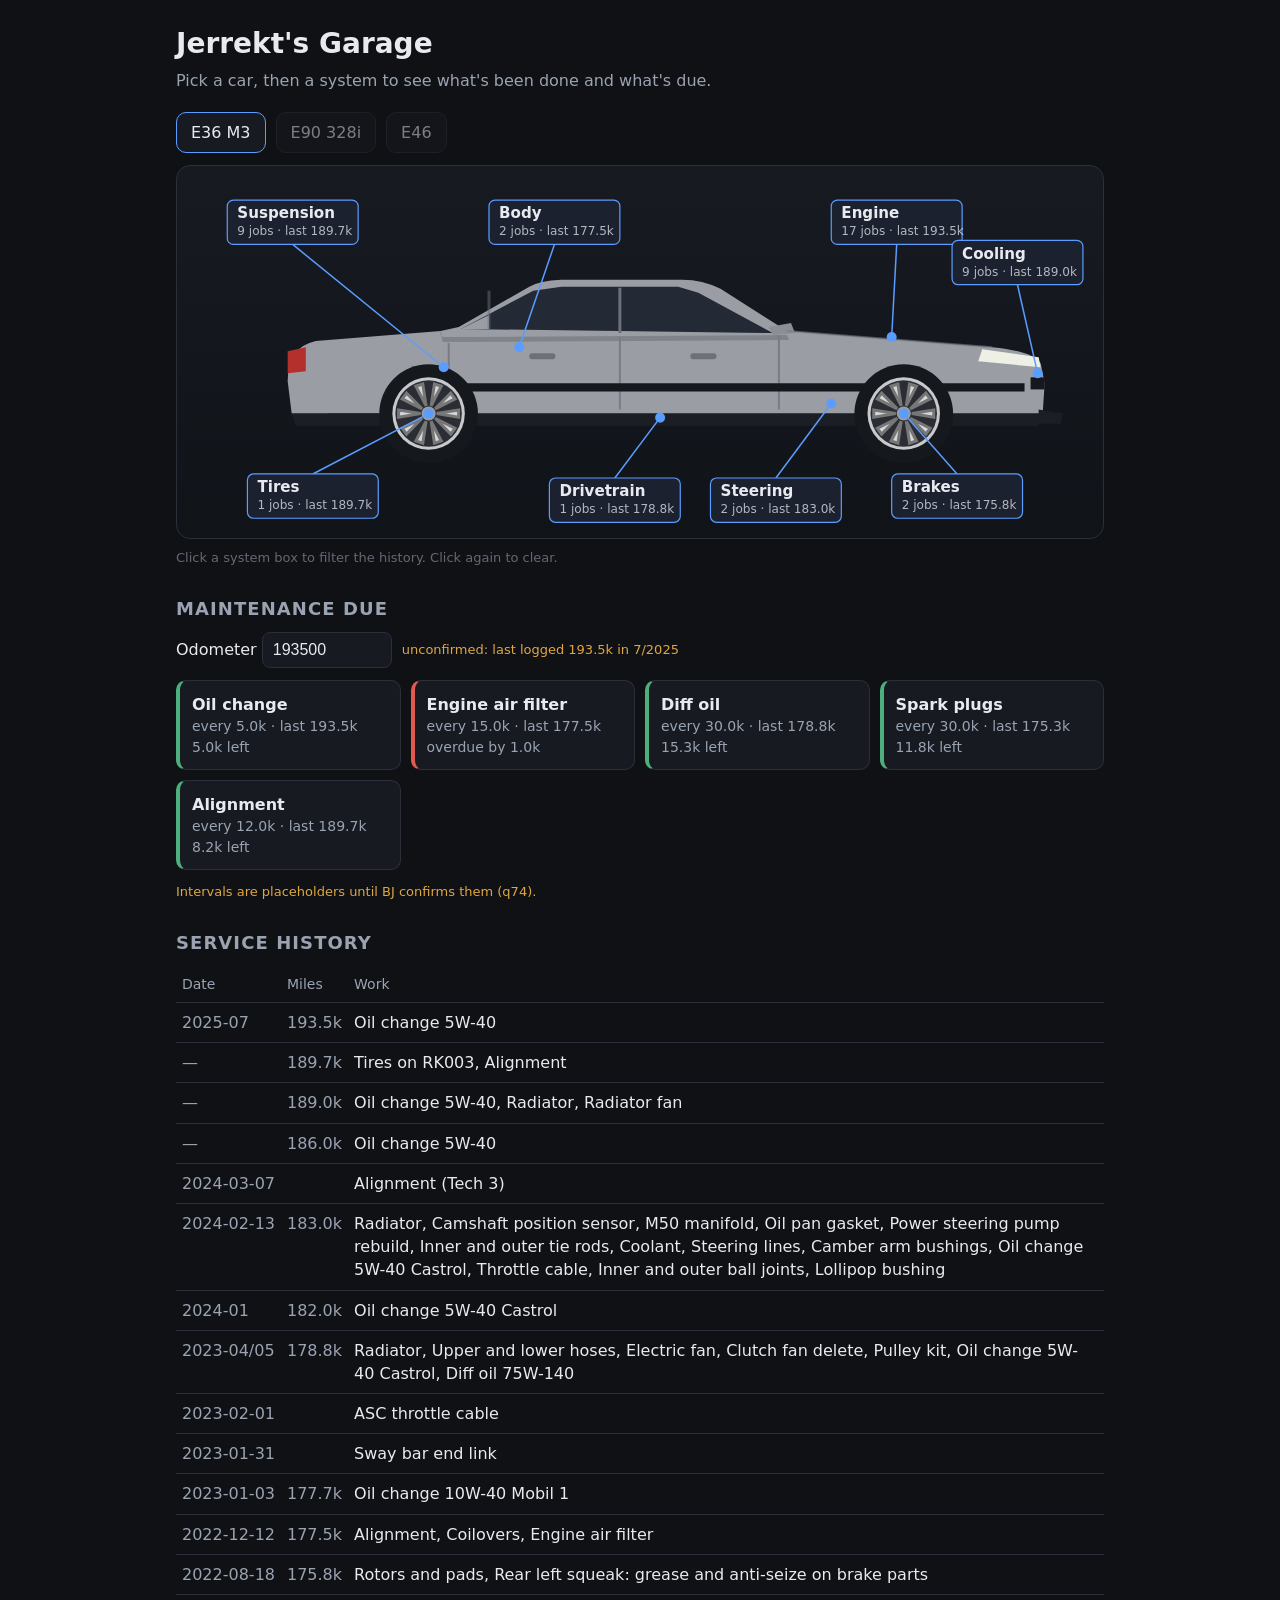
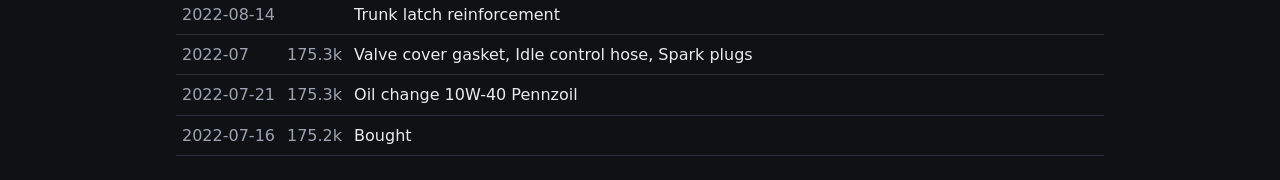
<file: index.html>
<!doctype html><html lang="en"><head><meta charset="utf-8"><meta name="viewport" content="width=device-width,initial-scale=1">
<title>Jerrekt's Garage</title><style>
:root{--bg:#0f1115;--card:#171a21;--line:#2a2f3a;--fg:#e8eaf0;--mute:#9aa3b2;--ok:#4caf7d;--due:#e0a640;--over:#e05a4f;--accent:#5b9cff}
*{box-sizing:border-box}body{margin:0;background:var(--bg);color:var(--fg);font:16px/1.45 system-ui,sans-serif}
main{max-width:960px;margin:0 auto;padding:24px 16px}
h1{font-size:28px;margin:0 0 4px}h2{font-size:18px;margin:28px 0 10px;color:var(--mute);text-transform:uppercase;letter-spacing:.06em}
.sub{color:var(--mute);margin:0 0 20px}
.cars{display:flex;gap:10px;flex-wrap:wrap}.car{background:var(--card);border:1px solid var(--line);border-radius:10px;padding:12px 16px;cursor:pointer}
.car.active{border-color:var(--accent)}.car small{display:block;color:var(--mute)}
.car.soon{opacity:.45;cursor:default}
.grid{display:grid;grid-template-columns:repeat(auto-fill,minmax(200px,1fr));gap:10px}
.tile{background:var(--card);border:1px solid var(--line);border-radius:10px;padding:12px}
.tile b{display:block}.tile span{display:block;color:var(--mute);font-size:14px}
.tile.ok{border-left:4px solid var(--ok)}.tile.due{border-left:4px solid var(--due)}.tile.over{border-left:4px solid var(--over)}
.odo{display:flex;gap:10px;align-items:center;flex-wrap:wrap}input{background:var(--card);color:var(--fg);border:1px solid var(--line);border-radius:8px;padding:8px 10px;font-size:16px;width:130px}
table{width:100%;border-collapse:collapse}td,th{padding:8px 6px;border-bottom:1px solid var(--line);vertical-align:top;text-align:left}
th{color:var(--mute);font-weight:500;font-size:14px}td.m{white-space:nowrap;color:var(--mute)}
.flag{font-size:13px;color:var(--due)}
@media(max-width:480px){td.d{display:none}th.d{display:none}}

.cars{display:flex;gap:10px;margin-bottom:12px}.car{border:1px solid;border-radius:10px;padding:8px 14px;opacity:.5}.car.on{opacity:1}
svg{width:100%;height:auto;display:block}.t{font-weight:600;font-size:15px}.s{font-size:12px;opacity:.75}.hint{font-size:13px;opacity:.6;margin-top:10px}
body{background:#0f1115;color:#e8eaf0}.car{border-color:#2a2f3a}.car.on{border-color:#5b9cff}
.stage{background:linear-gradient(#171a21,#101318);border:1px solid #2a2f3a;border-radius:14px;padding:10px}
.pillar,.seam{stroke:#7d838c;stroke-width:2;fill:none}.spoke{stroke:#777;stroke-width:3}.ld{stroke:#5b9cff;stroke-width:1.5}.pt{fill:#5b9cff}
.box rect{fill:#1c2130;stroke:#5b9cff;stroke-width:1.2}.box text{fill:#e8eaf0}.box{cursor:pointer}

.stage{margin-bottom:8px}.box.sel rect{fill:#2a3f6b}.car{opacity:.5}.car.on{opacity:1;border-color:var(--accent)}.hint{font-size:13px;color:var(--mute)}.body{fill:#9a9ea4}.lower{fill:#1b1e24}.shade{fill:#7f848b}.glass{fill:#232a36}.kink{fill:#9a9ea4}.pillar{stroke:#6b7079;stroke-width:3;fill:none}
.seam{stroke:#777c85;stroke-width:2;fill:none}.handle{fill:#6b7079}.mirror{fill:#8a8e95}.trim{fill:#15181d}.tail{fill:#b3302c}.lamp{fill:#eef0e6}.grille{fill:#15181d}
.tire{fill:#15181d}.rimouter{fill:#c7c9cc}.rimface{fill:#2a2d33}.spoke{fill:#d6d8db}.hub{fill:#9a9ea4}
</style></head><body><main>
<h1>Jerrekt's Garage</h1><p class="sub">Pick a car, then a system to see what's been done and what's due.</p>
<div class="cars"><div class="car on">E36 M3</div><div class="car">E90 328i</div><div class="car">E46</div></div>
<div class="stage"><svg viewBox="0 0 900 350"><g id="car">
<path d="M104,236 L100,204 Q100,170 128,164 L252,154 L270,150 L340,110 Q350,104 372,103 L492,103 Q512,103 530,112 L596,154 L800,170 Q840,174 848,186 L852,206 L850,236 Z" class="body"/>
<path d="M104,236 L850,236 L846,248 L108,248 Z" class="lower"/>
<path d="M140,236 L190,236 L194,246 L136,246 Z" class="lower"/>
<path d="M846,232 L870,236 L868,246 L846,246 Z" class="lower"/>
<path d="M252,154 Q250,160 258,160 L596,158 L598,163 L254,165 Z" class="shade"/>
<path d="M272,152 L344,114 L372,110 L488,110 L508,116 L582,156 Z" class="glass"/>
<path d="M272,152 L300,138 L300,152 Z" class="kink"/>
<path d="M430,111 L430,156" class="pillar"/>
<path d="M300,114 L300,152" class="pillar" opacity=".5"/>
<path d="M260,166 L260,232 M430,160 L430,232 M588,158 L588,232" class="seam"/>
<rect x="340" y="176" width="26" height="6" rx="3" class="handle"/><rect x="500" y="176" width="26" height="6" rx="3" class="handle"/>
<path d="M578,150 L600,146 L604,156 L582,158 Z" class="mirror"/>
<path d="M266,206 L832,206 L832,214 L266,214 Z" class="trim"/>
<path d="M118,170 L100,174 L100,196 L118,194 Z" class="tail"/>
<path d="M790,172 L846,180 L848,190 L786,184 Z" class="lamp"/>
<path d="M838,200 L852,200 L852,212 L838,212 Z" class="grille"/>
<path d="M596,154 L800,170" class="seam" opacity=".6"/>
<circle cx="240" cy="236" r="49" class="tire"/><circle cx="240" cy="236" r="36" class="rimouter"/><circle cx="240" cy="236" r="33" class="rimface"/><path d="M248.0,236.0 L269.8,232.4 L269.8,239.6 Z" class="spoke"/><path d="M246.5,240.7 L266.2,250.6 L262.0,256.4 Z" class="spoke"/><path d="M242.5,243.6 L252.6,263.2 L245.8,265.4 Z" class="spoke"/><path d="M237.5,243.6 L234.2,265.4 L227.4,263.2 Z" class="spoke"/><path d="M233.5,240.7 L218.0,256.4 L213.8,250.6 Z" class="spoke"/><path d="M232.0,236.0 L210.2,239.6 L210.2,232.4 Z" class="spoke"/><path d="M233.5,231.3 L213.8,221.4 L218.0,215.6 Z" class="spoke"/><path d="M237.5,228.4 L227.4,208.8 L234.2,206.6 Z" class="spoke"/><path d="M242.5,228.4 L245.8,206.6 L252.6,208.8 Z" class="spoke"/><path d="M246.5,231.3 L262.0,215.6 L266.2,221.4 Z" class="spoke"/><circle cx="240" cy="236" r="7" class="hub"/><circle cx="712" cy="236" r="49" class="tire"/><circle cx="712" cy="236" r="36" class="rimouter"/><circle cx="712" cy="236" r="33" class="rimface"/><path d="M720.0,236.0 L741.8,232.4 L741.8,239.6 Z" class="spoke"/><path d="M718.5,240.7 L738.2,250.6 L734.0,256.4 Z" class="spoke"/><path d="M714.5,243.6 L724.6,263.2 L717.8,265.4 Z" class="spoke"/><path d="M709.5,243.6 L706.2,265.4 L699.4,263.2 Z" class="spoke"/><path d="M705.5,240.7 L690.0,256.4 L685.8,250.6 Z" class="spoke"/><path d="M704.0,236.0 L682.2,239.6 L682.2,232.4 Z" class="spoke"/><path d="M705.5,231.3 L685.8,221.4 L690.0,215.6 Z" class="spoke"/><path d="M709.5,228.4 L699.4,208.8 L706.2,206.6 Z" class="spoke"/><path d="M714.5,228.4 L717.8,206.6 L724.6,208.8 Z" class="spoke"/><path d="M718.5,231.3 L734.0,215.6 L738.2,221.4 Z" class="spoke"/><circle cx="712" cy="236" r="7" class="hub"/>
</g><line x1="700" y1="160" x2="705" y2="68" class="ld"/><circle cx="700" cy="160" r="5" class="pt"/><line x1="845" y1="196" x2="825" y2="108" class="ld"/><circle cx="845" cy="196" r="5" class="pt"/><line x1="712" y1="236" x2="765" y2="296" class="ld"/><circle cx="712" cy="236" r="5" class="pt"/><line x1="240" y1="236" x2="125" y2="296" class="ld"/><circle cx="240" cy="236" r="5" class="pt"/><line x1="255" y1="190" x2="105" y2="68" class="ld"/><circle cx="255" cy="190" r="5" class="pt"/><line x1="470" y1="240" x2="425" y2="300" class="ld"/><circle cx="470" cy="240" r="5" class="pt"/><line x1="640" y1="226" x2="585" y2="300" class="ld"/><circle cx="640" cy="226" r="5" class="pt"/><line x1="330" y1="170" x2="365" y2="68" class="ld"/><circle cx="330" cy="170" r="5" class="pt"/><g class="box" transform="translate(640,24)"><rect width="130" height="44" rx="6"/><text x="10" y="18" class="t">Engine</text><text x="10" y="35" class="s">17 jobs · last 193.5k</text></g><g class="box" transform="translate(760,64)"><rect width="130" height="44" rx="6"/><text x="10" y="18" class="t">Cooling</text><text x="10" y="35" class="s">9 jobs · last 189.0k</text></g><g class="box" transform="translate(700,296)"><rect width="130" height="44" rx="6"/><text x="10" y="18" class="t">Brakes</text><text x="10" y="35" class="s">2 jobs · last 175.8k</text></g><g class="box" transform="translate(60,296)"><rect width="130" height="44" rx="6"/><text x="10" y="18" class="t">Tires</text><text x="10" y="35" class="s">1 jobs · last 189.7k</text></g><g class="box" transform="translate(40,24)"><rect width="130" height="44" rx="6"/><text x="10" y="18" class="t">Suspension</text><text x="10" y="35" class="s">9 jobs · last 189.7k</text></g><g class="box" transform="translate(360,300)"><rect width="130" height="44" rx="6"/><text x="10" y="18" class="t">Drivetrain</text><text x="10" y="35" class="s">1 jobs · last 178.8k</text></g><g class="box" transform="translate(520,300)"><rect width="130" height="44" rx="6"/><text x="10" y="18" class="t">Steering</text><text x="10" y="35" class="s">2 jobs · last 183.0k</text></g><g class="box" transform="translate(300,24)"><rect width="130" height="44" rx="6"/><text x="10" y="18" class="t">Body</text><text x="10" y="35" class="s">2 jobs · last 177.5k</text></g></svg></div>
<p class="hint">Click a system box to filter the history. Click again to clear.</p>
<h2>Maintenance due</h2>
<div class="odo"><label>Odometer <input id="odo" type="number" step="100"></label><span id="odonote" class="flag"></span></div>
<div class="grid" id="due" style="margin-top:12px"></div>
<p class="flag" id="intflag"></p>
<h2>Service history</h2>
<table><thead><tr><th class="d">Date</th><th>Miles</th><th>Work</th></tr></thead><tbody id="hist"></tbody></table>
</main>
<script>
fetch('data/e36-m3.json').then(r=>r.json()).then(car=>{
const odo=document.getElementById('odo'),note=document.getElementById('odonote');
const last=Math.max(...car.history.map(h=>h.miles||0));
odo.value=car.odometer||last; note.textContent=car.odometer?'':car.odometer_note;
const fmt=m=>m==null?'':(m/1000).toFixed(1)+'k';
document.getElementById('hist').innerHTML=[...car.history].reverse().map(h=>`<tr><td class="d m">${h.date||'—'}</td><td class="m">${fmt(h.miles)}</td><td>${h.work.join(', ')}</td></tr>`).join('');
function render(){const now=+odo.value||last;document.getElementById('due').innerHTML=car.intervals.map(i=>{
 const done=car.history.filter(h=>h.miles&&h.work.some(w=>w.toLowerCase().includes(i.match)));
 const lastAt=done.length?Math.max(...done.map(h=>h.miles)):null;
 const next=lastAt==null?null:lastAt+i.miles;const left=next==null?null:next-now;
 const cls=left==null?'':left<0?'over':left<i.miles*0.15?'due':'ok';
 const txt=left==null?'no record':left<0?`overdue by ${fmt(-left)}`:`${fmt(left)} left`;
 return `<div class="tile ${cls}"><b>${i.item}</b><span>every ${fmt(i.miles)} · last ${fmt(lastAt)||'—'}</span><span>${txt}</span></div>`}).join('')}
odo.oninput=render;render();
let sel=null;const cats={Engine:['valve cover','spark','idle','oil change','oil pan','camshaft','manifold','throttle','pulley','air filter'],Cooling:['radiator','hose','fan','coolant'],Drivetrain:['diff'],Suspension:['coilover','sway','tie rod','ball joint','bushing','camber','alignment'],Steering:['steering'],Brakes:['rotor','pad','brake'],Tires:['tire','rk003'],Body:['trunk']};
function hist(){const rows=[...car.history].reverse().filter(h=>!sel||h.work.some(w=>cats[sel].some(k=>w.toLowerCase().includes(k))));
document.getElementById('hist').innerHTML=rows.map(h=>`<tr><td class="d m">${h.date||'—'}</td><td class="m">${fmt(h.miles)}</td><td>${h.work.join(', ')}</td></tr>`).join('')||'<tr><td colspan=3>No jobs logged.</td></tr>'}
document.querySelectorAll('.box').forEach(b=>{const c=b.querySelector('.t').textContent;b.onclick=()=>{sel=sel===c?null:c;document.querySelectorAll('.box').forEach(x=>x.classList.toggle('sel',x.querySelector('.t').textContent===sel));hist()}});hist();
if(car.intervals.some(i=>!i.confirmed))document.getElementById('intflag').textContent='Intervals are placeholders until BJ confirms them (q74).';
});
</script></body></html>
</file>
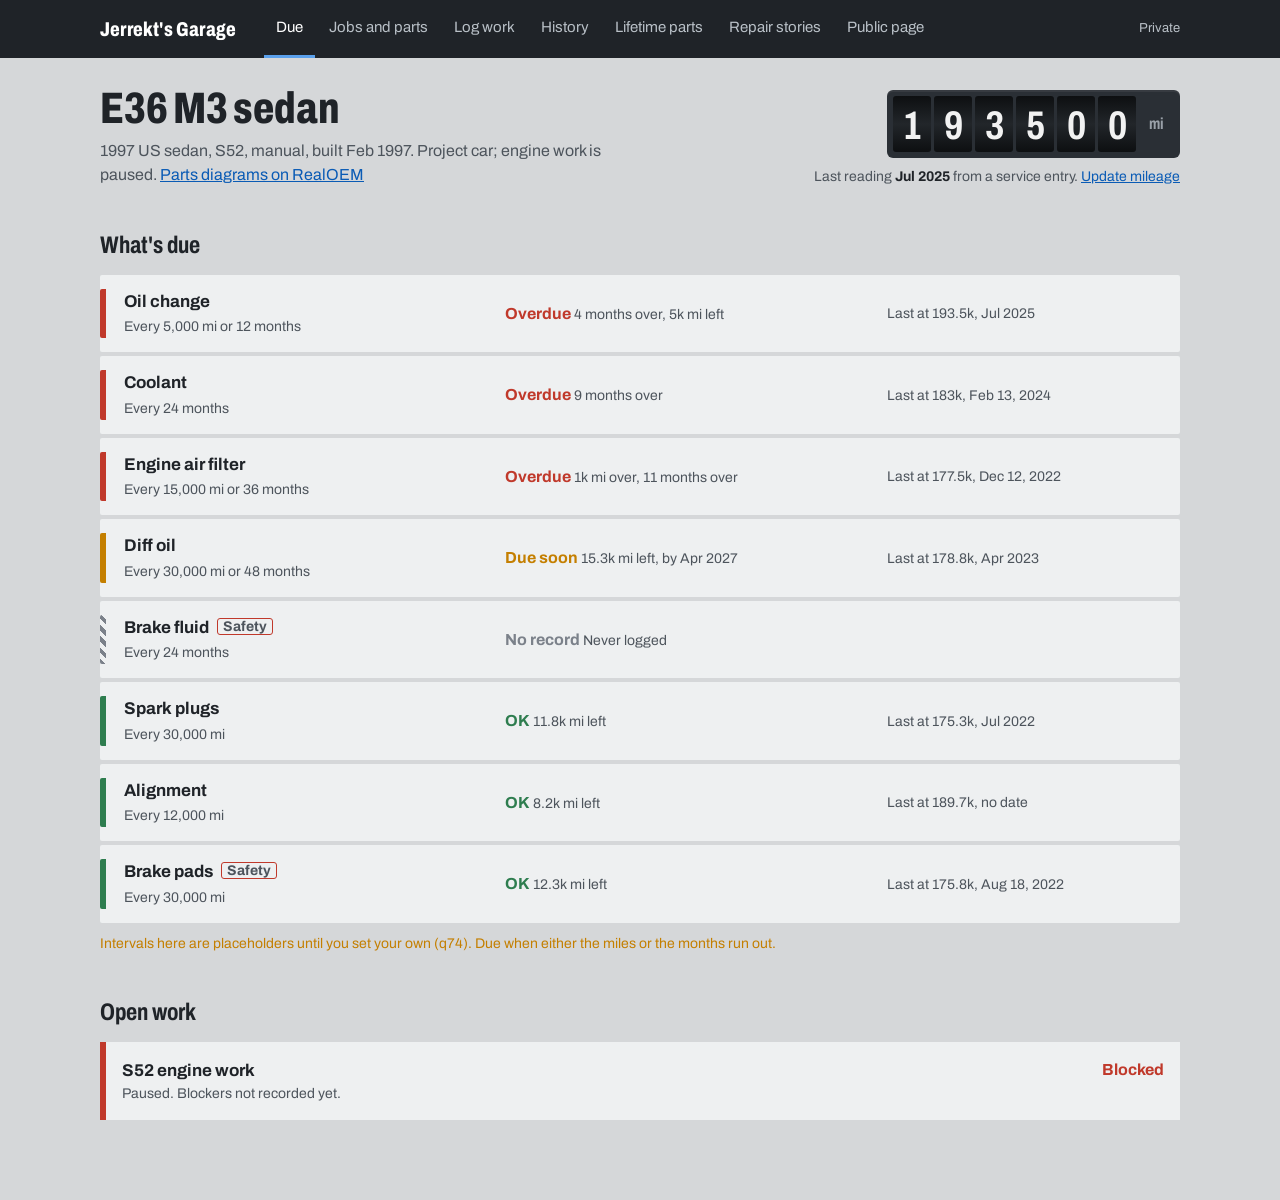
<file: mock/index.html>
<!doctype html>
<html lang="en">
<head>
<meta charset="utf-8">
<meta name="viewport" content="width=device-width,initial-scale=1">
<title>Jerrekt's Garage</title>
<style>
@font-face{font-family:Archivo;src:url(fonts/archivo-latin-wdth-normal.woff2) format("woff2");font-weight:100 900;font-stretch:62% 125%;font-display:swap}
/* Concrete floor, graphite ink, BMW blue for actions. Status colours are the only loud thing besides the odometer. */
:root{
  --floor:#d5d7d9; --panel:#eef0f1; --panel2:#e3e6e8; --ink:#1f2328; --ink2:#4d545c; --rule:#c3c7cb;
  --blue:#0a5bb5; --over:#c0392b; --soon:#c47f00; --ok:#2e7d4f; --unk:#7b818a; --life:#1d6b55;
  --drum:#15181b; --drumtxt:#f2f2f2;
}
*{box-sizing:border-box}
html,body{margin:0;background:var(--floor);color:var(--ink);font-family:Archivo,system-ui,sans-serif;font-size:16px;line-height:1.5;font-variation-settings:"wdth" 100}
a{color:var(--blue)} a:focus-visible,button:focus-visible,[tabindex]:focus-visible,input:focus-visible{outline:3px solid var(--blue);outline-offset:2px}
.num{font-variant-numeric:tabular-nums}
.cond{font-variation-settings:"wdth" 75}

header{background:var(--ink);color:#fff}
.hbar{max-width:1120px;margin:0 auto;padding:0 20px;display:flex;align-items:stretch;gap:28px;overflow-x:auto}
.brand{font-variation-settings:"wdth" 75;font-weight:800;font-size:20px;letter-spacing:.01em;padding:14px 0;white-space:nowrap}
nav{display:flex;gap:2px}
nav a{color:#b9c0c7;text-decoration:none;padding:16px 12px 13px;border-bottom:3px solid transparent;white-space:nowrap;font-size:15px}
nav a.on{color:#fff;border-bottom-color:#5aa0ec}
.viewmode{margin-left:auto;align-self:center;font-size:13px;color:#b9c0c7;white-space:nowrap}

main{max-width:1120px;margin:0 auto;padding:28px 20px 80px}
.view{display:none}.view.on{display:block}
h1{font-variation-settings:"wdth" 75;font-weight:800;font-size:44px;line-height:1.02;margin:0;letter-spacing:-.005em}
h2{font-variation-settings:"wdth" 75;font-weight:700;font-size:24px;margin:40px 0 12px}
h3{font-size:17px;margin:0}
p{margin:0}
.lede{color:var(--ink2);max-width:62ch;margin-top:8px}
.small{font-size:14px;color:var(--ink2)}
.sheet{background:var(--panel);border-radius:4px}
.btn{display:inline-block;background:var(--blue);color:#fff;border:0;border-radius:4px;padding:11px 16px;font:inherit;font-weight:700;text-decoration:none;cursor:pointer}
.btn.quiet{background:transparent;color:var(--blue);border:1.5px solid var(--blue);padding:9.5px 14px}

/* Odometer: the one loud element */
.carhead{display:grid;grid-template-columns:1fr auto;gap:24px;align-items:end}
.odo{display:flex;flex-direction:column;align-items:flex-end;gap:8px}
.drum{display:flex;gap:3px;background:#2a2f35;padding:6px;border-radius:6px;box-shadow:inset 0 2px 0 rgba(255,255,255,.06)}
.drum span{width:38px;height:56px;display:grid;place-items:center;background:linear-gradient(#0d0f11,#22262a 50%,#0d0f11);color:var(--drumtxt);font-variation-settings:"wdth" 75;font-weight:700;font-size:40px;border-radius:3px}
.drum span.unit{width:auto;padding:0 10px;font-size:16px;color:#9aa1a9;background:none}
.odometa{font-size:14px;color:var(--ink2);text-align:right}
.odometa b{color:var(--ink)}

/* Due list */
.due{margin-top:12px}
.drow{display:grid;grid-template-columns:6px 1.4fr 1.4fr 1fr auto;gap:0 18px;align-items:center;background:var(--panel);padding:14px 16px 14px 0;margin-bottom:4px;border-radius:2px}
.drow .bar{align-self:stretch;border-radius:2px 0 0 2px}
.drow.over .bar{background:var(--over)}.drow.soon .bar{background:var(--soon)}.drow.ok .bar{background:var(--ok)}.drow.unk .bar{background:repeating-linear-gradient(45deg,var(--unk) 0 4px,transparent 4px 8px)}
.drow .job b{display:block;font-size:17px}.drow .job span{font-size:14px;color:var(--ink2)}
.state{font-weight:700}.over .state{color:var(--over)}.soon .state{color:var(--soon)}.ok .state{color:var(--ok)}.unk .state{color:var(--unk)}
.safety{font-size:12px;font-weight:700;color:var(--over);border:1.5px solid var(--over);border-radius:3px;padding:0 5px;margin-left:8px;vertical-align:2px}
.kitlink{font-size:14px;font-weight:600;white-space:nowrap}
.placeholder-note{font-size:14px;color:var(--soon);margin-top:10px}

.work{background:var(--panel);padding:16px;border-left:6px solid var(--over);display:flex;justify-content:space-between;gap:12px;flex-wrap:wrap}

/* Jobs & parts */
.jobs{display:grid;grid-template-columns:260px 1fr;gap:20px;margin-top:20px}
.joblist{display:flex;flex-direction:column;gap:2px}
.joblist button{all:unset;cursor:pointer;background:var(--panel2);padding:12px 14px;border-radius:2px;display:flex;justify-content:space-between;gap:8px}
.joblist button[aria-selected=true]{background:var(--ink);color:#fff}
.joblist button small{color:inherit;opacity:.65}
.kit{background:var(--panel);padding:22px;border-radius:2px}
.kithead{display:flex;justify-content:space-between;gap:16px;flex-wrap:wrap;align-items:flex-start}
.buykit{background:var(--panel2);padding:14px 16px;margin:18px 0;display:flex;justify-content:space-between;align-items:center;gap:14px;flex-wrap:wrap;border-radius:2px}
.buykit .price{font-variation-settings:"wdth" 75;font-weight:800;font-size:28px}
table{width:100%;border-collapse:collapse}
th{font-size:13px;color:var(--ink2);font-weight:600;text-align:left;padding:8px 8px;border-bottom:2px solid var(--ink)}
td{padding:11px 8px;border-bottom:1px solid var(--rule);vertical-align:top}
td.r,th.r{text-align:right}
.pn{font-variation-settings:"wdth" 80;letter-spacing:.02em}
.life{display:inline-block;font-size:12px;font-weight:700;color:var(--life);border:1.5px solid var(--life);border-radius:3px;padding:0 5px;white-space:nowrap}
.have{width:18px;height:18px;accent-color:var(--blue)}
tr.got td{color:var(--ink2);text-decoration:line-through}
tr.got td:first-child,tr.got td:last-child{text-decoration:none}
.kitactions{display:flex;gap:10px;flex-wrap:wrap;margin-top:16px;align-items:center}
.extras{margin-top:22px;border-top:2px solid var(--ink);padding-top:12px}
.mob{display:none}
.roem{font-size:12px;font-weight:700;color:var(--ok);white-space:nowrap}
.empty{padding:28px;text-align:left;color:var(--ink2)}

/* Ledger */
.ledger td.ex{color:var(--ink2);font-style:italic}
.claim{display:grid;grid-template-columns:repeat(auto-fit,minmax(200px,1fr));gap:2px;margin-top:12px}
.claim div{background:var(--panel);padding:14px}
.claim b{display:block;font-size:15px;margin-bottom:4px}

/* Log */
.logwrap{display:grid;grid-template-columns:400px 1fr;gap:24px;align-items:start}
.phone{background:var(--panel);border-radius:22px;padding:22px 18px;border:8px solid var(--ink)}
.field{margin-bottom:14px}.field label{display:block;font-size:14px;font-weight:600;margin-bottom:6px}
.field input,.field select{width:100%;font:inherit;font-size:17px;background:#fff;border:1.5px solid var(--rule);border-radius:4px;padding:11px 12px;color:var(--ink)}
.seg{display:flex;flex-wrap:wrap;gap:6px}
.seg button{all:unset;cursor:pointer;border:1.5px solid var(--rule);background:#fff;border-radius:4px;padding:7px 11px;font-size:15px}
.seg button[aria-pressed=true]{border-color:var(--ink);background:var(--ink);color:#fff}
.partcheck{background:#fff;border:1.5px solid var(--rule);border-radius:4px;padding:6px 10px}
.partcheck label{display:flex;gap:10px;align-items:center;padding:6px 0;font-size:15px;font-weight:400}
.partcheck label+label{border-top:1px solid var(--panel2)}

/* History */
.toolbar{display:flex;gap:10px;flex-wrap:wrap;align-items:center;margin:20px 0 6px}
.toolbar input{font:inherit;background:var(--panel);border:1.5px solid var(--rule);border-radius:4px;padding:9px 12px;min-width:240px}
.toggles{display:flex;gap:4px;flex-wrap:wrap}
.toggles button{all:unset;cursor:pointer;font-size:14px;padding:5px 10px;border-radius:3px;background:var(--panel2)}
.toggles button[aria-pressed=true]{background:var(--ink);color:#fff}
.yr{font-variation-settings:"wdth" 75;font-weight:800;font-size:28px;margin:28px 0 8px;color:var(--ink2)}
.visit{display:grid;grid-template-columns:120px 1fr;gap:18px;background:var(--panel);padding:14px 16px;margin-bottom:3px}
.visit .mi{font-variation-settings:"wdth" 75;font-weight:700;font-size:22px;line-height:1.1}
.visit .dt{font-size:14px;color:var(--ink2)}
.jobs-in{display:flex;flex-wrap:wrap;gap:4px 14px}
.jobs-in span{font-size:15px}
.jobs-in i{font-style:normal;font-size:12px;font-weight:700;margin-left:4px}
.t-preventive{color:var(--ok)}.t-corrective{color:var(--over)}.t-upgrade{color:var(--blue)}.t-diagnostic{color:var(--soon)}
.visit details{margin-top:6px}.visit summary{cursor:pointer;font-size:14px;color:var(--ink2)}
.raw{font-size:14px;color:var(--ink2);background:var(--panel2);padding:8px 10px;margin-top:6px;border-left:3px solid var(--rule)}

/* Story */
.line{position:relative;height:120px;margin:16px 24px 8px}
.line .track{position:absolute;left:0;right:0;top:52px;height:4px;background:var(--ink)}
.line .ev{position:absolute;top:0;transform:translateX(-50%);text-align:center}
.line .ev .tick{width:4px;height:28px;background:var(--over);margin:38px auto 8px}
.line .ev b{display:block;font-variation-settings:"wdth" 75;font-size:20px}
.line .ev span{font-size:13px;color:var(--ink2)}
.line .gap{position:absolute;top:18px;transform:translateX(-50%);font-size:14px;font-weight:700;background:var(--floor);padding:0 6px}
.chain{display:grid;grid-template-columns:repeat(6,1fr);gap:2px;margin-top:12px}
.chain div{background:var(--panel);padding:14px;min-height:110px}
.chain div.missing{background:transparent;border:2px dashed var(--rule)}
.chain b{display:block;font-size:15px;margin-bottom:6px}
.chain .missing span{color:var(--soon);font-size:14px}

/* Public */
.pubhero{display:grid;grid-template-columns:1fr 1fr;gap:28px;align-items:center}
.carslot{aspect-ratio:2.3;background:repeating-linear-gradient(-45deg,var(--panel2) 0 10px,var(--panel) 10px 20px);display:grid;place-items:center;color:var(--ink2);font-size:14px;border-radius:2px}
.facts{display:flex;gap:40px;flex-wrap:wrap;margin-top:22px}
.facts b{display:block;font-variation-settings:"wdth" 75;font-weight:800;font-size:40px;line-height:1}
.facts span{font-size:14px;color:var(--ink2)}
.bars .row{display:grid;grid-template-columns:110px 1fr 36px;gap:12px;align-items:center;padding:7px 0;border-bottom:1px solid var(--rule)}
.bars .b{height:14px;background:var(--ink);border-radius:1px}
.bars .row:first-child .b{background:var(--blue)}

@media (max-width:760px){
  h1{font-size:34px}
  .carhead{grid-template-columns:1fr}.odo{align-items:flex-start}.odometa{text-align:left}
  .drum span{width:30px;height:46px;font-size:32px}
  .drow{grid-template-columns:6px 1fr auto;row-gap:4px}
  .drow .last{display:none}.drow .next{grid-column:2/4}.drow .kitcell{grid-column:2/4}
  .jobs{grid-template-columns:1fr}.joblist{flex-direction:row;overflow-x:auto}.joblist button{white-space:nowrap}
  .logwrap{grid-template-columns:1fr}
  .visit{grid-template-columns:1fr;gap:6px}
  .chain{grid-template-columns:1fr 1fr}
  .pubhero{grid-template-columns:1fr}
  td.hide,th.hide{display:none}
  .mob{display:block}
  .kit{padding:16px}
}
@media (prefers-reduced-motion:reduce){*{scroll-behavior:auto}}
</style>
</head>
<body>
<header><div class="hbar">
  <div class="brand">Jerrekt's Garage</div>
  <nav id="nav" aria-label="Sections">
    <a href="#due">Due</a><a href="#jobs">Jobs and parts</a><a href="#log">Log work</a><a href="#history">History</a><a href="#lifetime">Lifetime parts</a><a href="#story">Repair stories</a><a href="#public">Public page</a>
  </nav>
  <span class="viewmode" id="mode"></span>
</div></header>

<main>
<!-- DUE -->
<section class="view" id="due">
  <div class="carhead">
    <div><h1>E36 M3 sedan</h1><p class="lede">1997 US sedan, S52, manual, built Feb 1997. Project car; engine work is paused. <a id="roem" target="_blank" rel="noopener">Parts diagrams on RealOEM</a></p></div>
    <div class="odo">
      <div class="drum num" id="drum" aria-label="Odometer"></div>
      <div class="odometa">Last reading <b id="odoasof"></b> from a service entry. <a href="#log">Update mileage</a></div>
    </div>
  </div>
  <h2>What's due</h2>
  <div class="due" id="duelist"></div>
  <p class="placeholder-note">Intervals here are placeholders until you set your own (q74). Due when either the miles or the months run out.</p>
  <h2>Open work</h2>
  <div id="work"></div>
</section>

<!-- JOBS -->
<section class="view" id="jobs">
  <h1>Jobs and parts</h1>
  <p class="lede">Pick a job to see every part it needs, with FCP Euro links. Tick what you already have and open the rest in one go.</p>
  <div class="jobs">
    <div class="joblist" id="joblist" role="tablist" aria-label="Jobs"></div>
    <div class="kit" id="kit"></div>
  </div>
</section>

<!-- LOG -->
<section class="view" id="log">
  <h1>Log work</h1>
  <p class="lede">Built for the phone in the garage. Pick the job and the parts from its kit come up to tick off.</p>
  <div class="logwrap" style="margin-top:22px">
    <div class="phone">
      <div class="field"><label for="lj">Job</label><select id="lj"></select></div>
      <div class="field"><label for="lm">Odometer</label><input id="lm" inputmode="numeric" placeholder="Last: 193,500 (Jul 2025)"></div>
      <div class="field"><label for="ld">Date</label><input id="ld" value="Nov 5, 2026"></div>
      <div class="field"><label>Type</label><div class="seg" id="ltype"></div></div>
      <div class="field" id="lparts"></div>
      <button class="btn" style="width:100%">Save work</button>
      <p class="small" style="margin-top:12px">Add parts, cost, photos or notes after saving.</p>
    </div>
    <div class="small" style="max-width:46ch">
      <p><b style="color:var(--ink)">What saving does</b></p>
      <p style="margin-top:6px">Adds a visit to the history, moves the next due point for that job, and marks the ticked parts as installed. Parts from FCP Euro land in Lifetime parts with the job and mileage they went in at, so a failed one is easy to claim.</p>
    </div>
  </div>
</section>

<!-- HISTORY -->
<section class="view" id="history">
  <h1>Service history</h1>
  <p class="lede" id="hcount"></p>
  <div class="toolbar"><input type="search" id="q" placeholder="Search, e.g. radiator" aria-label="Search jobs"></div>
  <div class="toggles" id="sysf" aria-label="Filter by system"></div>
  <div class="toggles" id="typef" style="margin-top:6px" aria-label="Filter by work type"></div>
  <div id="visits"></div>
</section>

<!-- LIFETIME -->
<section class="view" id="lifetime">
  <h1>Lifetime parts</h1>
  <p class="lede">Every FCP Euro part on the car, where it went in, and what you'd get back if it fails.</p>
  <h2>On the car</h2>
  <div class="sheet" style="padding:6px 16px 10px">
    <table class="ledger"><thead><tr><th>Part</th><th class="hide">Bought</th><th>Installed</th><th class="r">Paid</th><th class="r">Credit if it fails</th></tr></thead>
    <tbody id="ledger"></tbody></table>
  </div>
  <p class="small" style="margin-top:10px">No FCP orders are entered yet. The grey row shows what one looks like. Orders can come in from your FCP order emails or be added by hand.</p>
  <h2>When a part fails</h2>
  <div class="claim">
    <div><b>Buy the same part again</b><span class="small">FCP needs a replacement order for the same item first.</span></div>
    <div><b>Send the old one back</b><span class="small">With their return form, in the maker's box. Return shipping is on you.</span></div>
    <div><b>Get store credit</b><span class="small">At the price you paid originally, not today's price.</span></div>
    <div><b>Not covered</b><span class="small">Bad installs or misdiagnosis, one-time consumables like additives and cleaners, and parts not bought from FCP.</span></div>
  </div>
  <p class="small" style="margin-top:10px">From FCP Euro's guarantee page as of Nov 2026. Check it before a claim.</p>
</section>

<!-- STORY -->
<section class="view" id="story">
  <h1 id="stitle"></h1>
  <p class="lede">What failed, what was seen, how it was diagnosed, what changed, and whether it held.</p>
  <h2>Radiator replacements</h2>
  <div class="line" id="line"></div>
  <p class="small" id="mtbr" style="margin:22px 0 0 24px"></p>
  <h2>Defect to fix</h2>
  <div class="chain" id="chain"></div>
  <p class="small" style="margin-top:10px">Dashed steps are not written yet. Only dates, miles and parts come from the log.</p>
</section>

<!-- PUBLIC -->
<section class="view" id="public">
  <div class="pubhero">
    <div><h1>BMW E36 M3 sedan</h1><p class="lede">S52, bought at 175,200 miles in July 2022. Every job since is logged with date and mileage, and the repeat failures are written up.</p></div>
    <div class="carslot">Car illustration goes here</div>
  </div>
  <div class="facts" id="facts"></div>
  <h2>Where the work went</h2>
  <div class="bars" id="bars"></div>
  <h2>Written up</h2>
  <div class="sheet" style="padding:16px"><h3>Cooling system: three radiators in about 10,000 miles</h3><p class="small" style="margin-top:4px">Replacement history and the defect-to-fix write-up. <a href="#story">Read it</a></p></div>
  <p class="small" style="margin-top:14px">This page shows no VIN, plates, receipts or costs. It's built from a cleaned export, not the private log.</p>
</section>
</main>

<script src="data.js"></script>
<script>
const G=window.GARAGE, TODAY=new Date(G.today);
const MON=['Jan','Feb','Mar','Apr','May','Jun','Jul','Aug','Sep','Oct','Nov','Dec'];
const k=m=>m==null?null:(m/1000).toFixed(1).replace(/\.0$/,'')+'k';
const pd=s=>{if(!s)return null;const p=s.split('-').map(Number);return new Date(p[0],(p[1]||1)-1,p[2]||1)};
const fd=s=>{if(!s)return 'no date';const p=s.split('-').map(Number);return p[2]?`${MON[p[1]-1]} ${p[2]}, ${p[0]}`:p[1]?`${MON[p[1]-1]} ${p[0]}`:`${p[0]}`};
const usd=n=>'$'+n.toFixed(2);
const addM=(d,m)=>{const x=new Date(d);x.setMonth(x.getMonth()+m);return x};
const jobs=G.visits.flatMap(v=>v.jobs.map(([name,sys,type])=>({name,sys,type,date:v.date,miles:v.miles})));
const lastOf=match=>{const h=jobs.filter(j=>match.some(w=>j.name.toLowerCase().includes(w)));return h.length?h.reduce((a,b)=>((b.miles||0)>=(a.miles||0)?b:a)):null};

// Odometer drum
document.getElementById('drum').innerHTML=String(G.odometer.miles).padStart(6,'0').split('').map(d=>`<span>${d}</span>`).join('')+'<span class="unit">mi</span>';
document.getElementById('odoasof').textContent=fd(G.odometer.asOf);
document.getElementById('roem').href=G.car.realoem;

// Due logic: whichever first, percent thresholds, Unknown when nothing recorded
function due(p){
  const last=lastOf(p.match);
  if(!last) return {st:'unk',label:'No record',last:null,next:'Never logged'};
  let worst=1,parts=[];
  if(p.miles&&last.miles){const left=last.miles+p.miles-G.odometer.miles;worst=Math.min(worst,left/p.miles);parts.push(left<0?`${k(-left)} mi over`:`${k(left)} mi left`)}
  const ld=pd(last.date);
  if(p.months&&ld){const dd=addM(ld,p.months),days=(dd-TODAY)/864e5;worst=Math.min(worst,days/(p.months*30.4));parts.push(days<0?`${Math.round(-days/30.4)} months over`:`by ${MON[dd.getMonth()]} ${dd.getFullYear()}`)}
  if(!parts.length) return {st:'unk',label:'No record',last,next:'Mileage or date missing'};
  const st=worst<0?'over':worst<0.15?'soon':'ok';
  if(st==='over')parts.sort((a,b)=>(b.includes('over')?1:0)-(a.includes('over')?1:0));
  return {st,label:{over:'Overdue',soon:'Due soon',ok:'OK'}[st],last,next:parts.join(', ')};
}
const order={over:0,soon:1,unk:2,ok:3};
const rows=G.plans.map(p=>({p,d:due(p)})).sort((a,b)=>order[a.d.st]-order[b.d.st]);
const kitFor=name=>G.jobs.find(j=>j.kit&&j.match.some(w=>name.toLowerCase().includes(w)));
document.getElementById('duelist').innerHTML=rows.map(({p,d})=>{const kj=kitFor(p.job);return `<div class="drow ${d.st}"><div class="bar"></div>
  <div class="job"><b>${p.job}${p.safety?'<span class="safety">Safety</span>':''}</b><span>Every ${[p.miles?p.miles.toLocaleString()+' mi':null,p.months?p.months+' months':null].filter(Boolean).join(' or ')}</span></div>
  <div class="next"><span class="state">${d.label}</span> <span class="small">${d.next}</span></div>
  <div class="last small">${d.last?`Last at ${k(d.last.miles)||'?'}, ${fd(d.last.date)}`:''}</div>
  <div class="kitcell">${kj?`<a class="kitlink" href="#jobs" data-job="${kj.id}">Parts kit</a>`:''}</div></div>`}).join('');
document.getElementById('work').innerHTML=G.work.map(w=>`<div class="work"><div><h3>${w.title}</h3><p class="small">${w.note}</p></div><div class="state" style="color:var(--over)">${w.status}</div></div>`).join('');

// Jobs and parts
let curJob=G.jobs[0].id;
const have=new Set();
function renderJobs(){
  document.getElementById('joblist').innerHTML=G.jobs.map(j=>`<button role="tab" aria-selected="${j.id===curJob}" data-id="${j.id}"><span>${j.name}</span><small>${j.kit?'kit':'no kit yet'}</small></button>`).join('');
  document.querySelectorAll('#joblist button').forEach(b=>b.onclick=()=>{curJob=b.dataset.id;have.clear();renderJobs()});
  const j=G.jobs.find(x=>x.id===curJob), last=lastOf(j.match);
  const lastTxt=last?`Last done at ${k(last.miles)||'unknown miles'}, ${fd(last.date)}.`:'Not in your log yet.';
  if(!j.kit){document.getElementById('kit').innerHTML=`<h2 style="margin-top:0">${j.name}</h2><p class="small">${j.system} · ${lastTxt}</p><div class="empty">No parts list for this job yet. Build it once from FCP Euro and it's ready every time you do the job.<div style="margin-top:14px"><button class="btn quiet">Build parts list</button></div></div>`;return}
  const need=j.parts.filter((p,i)=>!have.has(i));
  const total=need.reduce((a,p)=>a+p.price,0);
  document.getElementById('kit').innerHTML=`
   <div class="kithead"><div><h2 style="margin:0">${j.name}</h2><p class="small">${j.system}. ${lastTxt}</p></div><span class="life">Lifetime replacement</span></div>
   <div class="buykit"><div><b>Whole kit from FCP Euro</b><div class="small pn">${j.kit.sku} · fits ${j.kit.fits}</div></div><div style="display:flex;gap:14px;align-items:center"><span class="price num">${usd(j.kit.price)}</span><a class="btn" href="${j.kit.url}" target="_blank" rel="noopener">Open kit on FCP</a></div></div>
   <p class="small" style="margin:-6px 0 14px">Every part number below matches RealOEM for your car (type CD93, Feb 1997 US sedan, S52, manual): <a href="${j.kit.realoem}" target="_blank" rel="noopener">${j.kit.realoemName}</a>. The number after ✓ is its spot on the diagram.</p>
   <table><thead><tr><th style="width:52px">Have</th><th>Part</th><th class="hide">Brand</th><th class="hide">Part no.</th><th class="r">Qty</th><th class="r">Price</th><th></th></tr></thead><tbody>
   ${j.parts.map((p,i)=>`<tr class="${have.has(i)?'got':''}"><td><input type="checkbox" class="have" data-i="${i}" ${have.has(i)?'checked':''} aria-label="I already have ${p.name}"></td><td>${p.name}<div class="pn small mob">${p.brand} ${p.pn}${p.roem?` <span class="roem">✓${p.roem}</span>`:''}</div></td><td class="hide">${p.brand}</td><td class="pn hide">${p.pn}${p.roem?` <span class="roem" title="Matches RealOEM diagram item ${p.roem}">✓${p.roem}</span>`:''}</td><td class="r num">${p.qty}</td><td class="r num">${usd(p.price)}</td><td class="r">${p.url?`<a href="${p.url}" target="_blank" rel="noopener">FCP</a>`:`<span class="small">in kit</span>`}</td></tr>`).join('')}
   </tbody></table>
   <div class="kitactions"><button class="btn" id="openall" ${need.length?'':'disabled'}>Open ${need.length} part${need.length===1?'':'s'} on FCP</button><span class="small num">Still to buy: ${usd(total)}</span></div>
   <div class="extras"><h3>While you're in there</h3><table style="margin-top:6px"><tbody>${j.extras.map(e=>`<tr><td><b>${e.name}</b><div class="small">${e.why}. <span class="pn">${e.pn}</span> <span class="roem">✓${e.roem}</span> on <a href="${e.realoem}" target="_blank" rel="noopener">${e.realoemName}</a></div></td><td class="r num">${e.qty} × ${usd(e.each)}</td><td class="r"><a href="${e.url}" target="_blank" rel="noopener">FCP</a></td></tr>`).join('')}</tbody></table></div>
   <p class="small" style="margin-top:16px">Prices and kit contents read from fcpeuro.com, part numbers from RealOEM, both on Nov 5, 2026. Parts without their own FCP link are only sold inside the kit. Extras are priced each.</p>`;
  document.querySelectorAll('#kit .have').forEach(c=>c.onchange=()=>{const i=+c.dataset.i;c.checked?have.add(i):have.delete(i);renderJobs()});
  const oa=document.getElementById('openall');if(oa)oa.onclick=()=>{need.forEach(p=>window.open(p.url||j.kit.url,'_blank','noopener'))};
}
renderJobs();
document.querySelectorAll('[data-job]').forEach(a=>a.addEventListener('click',()=>{curJob=a.dataset.job;renderJobs()}));

// Log
const lj=document.getElementById('lj');
lj.innerHTML=G.jobs.map(j=>`<option value="${j.id}">${j.name}</option>`).join('')+'<option value="other">Something else</option>';
const TYPES=['Preventive','Corrective','Diagnostic','Upgrade'];let ltype='Preventive';
function renderLog(){
  document.getElementById('ltype').innerHTML=TYPES.map(t=>`<button aria-pressed="${t===ltype}">${t}</button>`).join('');
  document.querySelectorAll('#ltype button').forEach(b=>b.onclick=()=>{ltype=b.textContent;renderLog()});
  const j=G.jobs.find(x=>x.id===lj.value);
  document.getElementById('lparts').innerHTML=j&&j.kit?`<label>Parts installed</label><div class="partcheck">${j.parts.map(p=>`<label><input type="checkbox" class="have" checked> ${p.name}${p.qty>1?' ×'+p.qty:''} <span class="life" style="margin-left:auto">FCP</span></label>`).join('')}</div>`:'';
}
lj.onchange=renderLog;renderLog();

// History
const SYS=['Engine','Cooling','Drivetrain','Suspension','Steering','Brakes','Tires','Body'],WT=['preventive','corrective','diagnostic','upgrade','unclassified'];
let fs=null,ft=null;
function tog(id,list,get,set){const el=document.getElementById(id);el.innerHTML=list.map(x=>`<button aria-pressed="${get()===x}" data-x="${x}">${x[0].toUpperCase()+x.slice(1)}</button>`).join('');el.querySelectorAll('button').forEach(b=>b.onclick=()=>{set(get()===b.dataset.x?null:b.dataset.x);renderH()})}
function renderH(){
  tog('sysf',SYS,()=>fs,v=>fs=v);tog('typef',WT,()=>ft,v=>ft=v);
  const q=document.getElementById('q').value.toLowerCase();
  const vs=[...G.visits].reverse().map(v=>({...v,shown:v.jobs.filter(([n,s,t])=>(!fs||s===fs)&&(!ft||(t||'unclassified')===ft)&&(!q||n.toLowerCase().includes(q)))})).filter(v=>v.shown.length);
  let h='',yr=null;
  for(const v of vs){const y=v.date?v.date.slice(0,4):'No date logged';if(y!==yr){h+=`<div class="yr">${y}</div>`;yr=y}
    h+=`<div class="visit"><div><div class="mi num">${v.miles?k(v.miles)+' mi':'—'}</div><div class="dt">${v.miles?fd(v.date):'Miles not logged · '+fd(v.date)}</div></div><div><div class="jobs-in">${v.shown.map(([n,s,t])=>`<span>${n}${t?`<i class="t-${t}">${t}</i>`:''}</span>`).join('')}</div>${v.attachment?'<p class="small" style="margin-top:4px">Alignment printout attached</p>':''}<details><summary>Original note</summary><div class="raw">${v.raw}</div></details></div></div>`}
  document.getElementById('visits').innerHTML=h||'<p class="empty">Nothing matches. Clear a filter or search for something else.</p>';
  document.getElementById('hcount').textContent=`${G.visits.length} visits and ${jobs.length-1} jobs between 175,200 and 193,500 miles. Work types shown where they're obvious; the rest are unclassified until you set them.`;
}
document.getElementById('q').oninput=renderH;renderH();

// Ledger
const ex=G.lifetimeExample;
document.getElementById('ledger').innerHTML=G.lifetime.length?'':`<tr><td class="ex">${ex.part}</td><td class="ex hide">${ex.bought}</td><td class="ex">${ex.installed}</td><td class="ex r num">${usd(ex.paid)}</td><td class="ex r num">${usd(ex.paid)} store credit</td></tr>`;

// Story
const S=G.stories[0];document.getElementById('stitle').textContent=S.title;
const mn=Math.min(...S.events.map(e=>e.miles)),mx=Math.max(...S.events.map(e=>e.miles)),pos=m=>6+88*(m-mn)/(mx-mn);
let L='<div class="track"></div>';S.events.forEach((e,i)=>{L+=`<div class="ev" style="left:${pos(e.miles)}%"><div class="tick"></div><b class="num">${k(e.miles)}</b><span>${fd(e.date)}</span></div>`;if(i)L+=`<div class="gap num" style="left:${(pos(e.miles)+pos(S.events[i-1].miles))/2}%">${(e.miles-S.events[i-1].miles).toLocaleString()} mi</div>`});
document.getElementById('line').innerHTML=L;
const gaps=S.events.slice(1).map((e,i)=>e.miles-S.events[i].miles);
document.getElementById('mtbr').textContent=`Average ${Math.round(gaps.reduce((a,b)=>a+b)/gaps.length).toLocaleString()} miles between replacements. Two intervals, so it's a pattern to explain, not a statistic yet.`;
document.getElementById('chain').innerHTML=Object.entries(S.steps).map(([t,v])=>`<div class="${v?'':'missing'}"><b>${t}</b><span>${v||'Not written yet'}</span></div>`).join('');

// Public
const bySys=SYS.map(s=>[s,jobs.filter(j=>j.sys===s&&j.name!=='Bought').length]).filter(x=>x[1]).sort((a,b)=>b[1]-a[1]);
document.getElementById('bars').innerHTML=bySys.map(([s,n])=>`<div class="row"><span>${s}</span><div class="b" style="width:${100*n/bySys[0][1]}%"></div><span class="num" style="text-align:right">${n}</span></div>`).join('');
document.getElementById('facts').innerHTML=[['18,300','miles driven since buying it'],[jobs.length-1,'jobs logged'],['3','radiators in 10,200 miles']].map(([b,s])=>`<div><b class="num">${b}</b><span>${s}</span></div>`).join('');

// Router
function route(){const h=(location.hash||'#due').slice(1);document.querySelectorAll('.view').forEach(v=>v.classList.toggle('on',v.id===h));document.querySelectorAll('#nav a').forEach(a=>a.classList.toggle('on',a.getAttribute('href')==='#'+h));document.getElementById('mode').textContent=h==='public'?'Public view':'Private';window.scrollTo(0,0)}
addEventListener('hashchange',route);route();
</script>
</body>
</html>
</file>
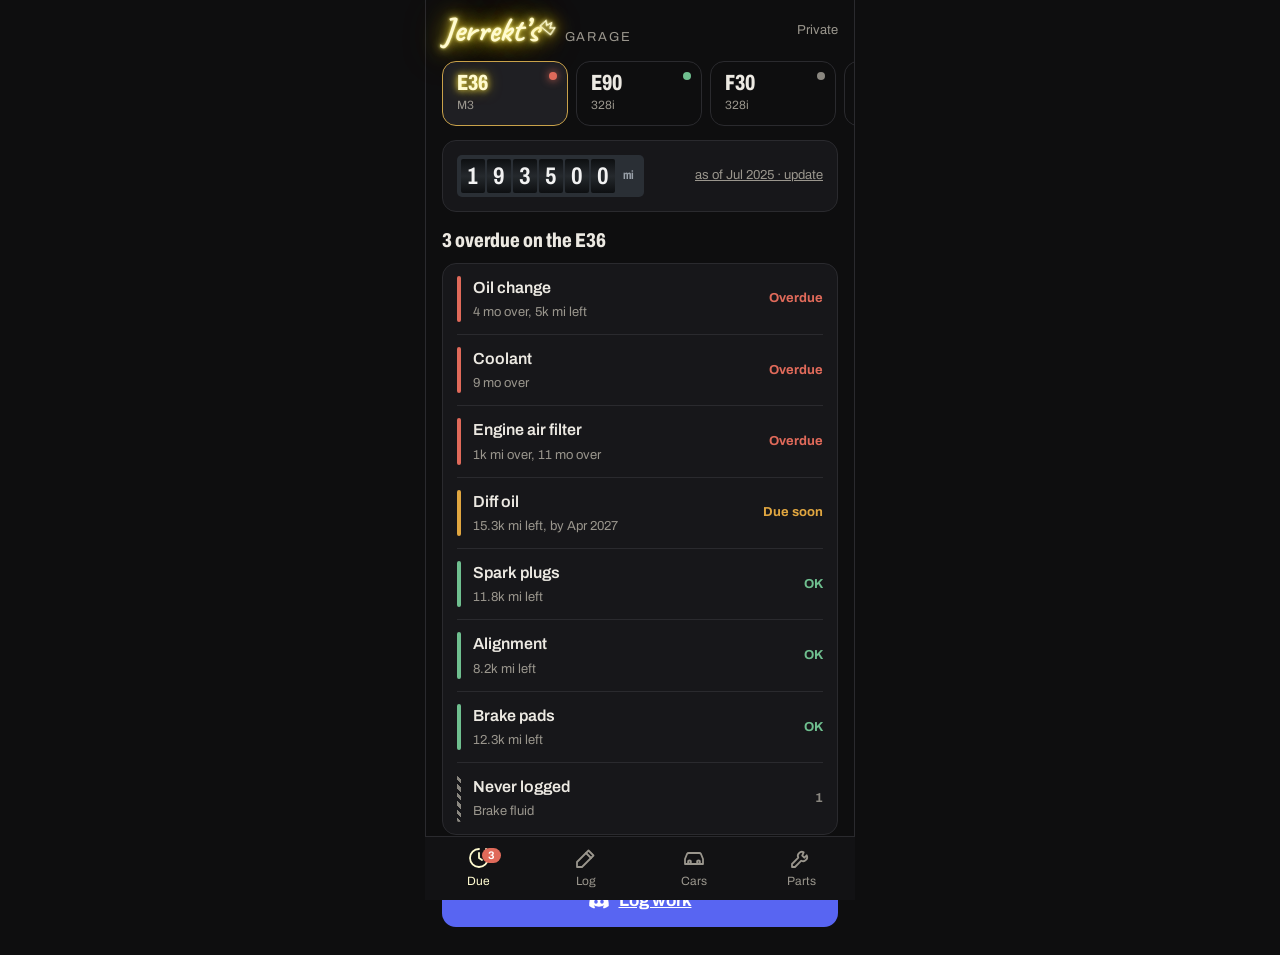
<file: mock/phone.html>
<!doctype html>
<html lang="en">
<head>
<meta charset="utf-8">
<meta name="viewport" content="width=device-width,initial-scale=1,viewport-fit=cover">
<title>Jerrekt's Garage</title>
<style>
@font-face{font-family:Archivo;src:url(fonts/archivo-latin-wdth-normal.woff2) format("woff2");font-weight:100 900;font-stretch:62% 125%;font-display:swap}
@font-face{font-family:Caveat;src:url(fonts/caveat-latin-700-normal.woff2) format("woff2");font-weight:700;font-display:swap}
:root{--bg:#0e0e0f;--card:#17171a;--card2:#1f1f23;--line:#2a2a2e;--text:#ece9e2;--muted:#9a968d;--gold:#c9a24a;--neon:#fffbd0;--n1:#fff38a;--n2:#ffe94d;--n3:#f5d000;--n4:rgba(245,208,0,.55);--over:#e06a5a;--soon:#e0a640;--ok:#6fbf8f;--unk:#8a8780;--disc:#5865f2;--tab:64px}
*{box-sizing:border-box;margin:0;padding:0}
html,body{height:100%}
body{background:var(--bg);color:var(--text);font:16px/1.45 Archivo,system-ui,sans-serif;-webkit-font-smoothing:antialiased;padding-bottom:calc(var(--tab) + env(safe-area-inset-bottom))}
a{color:var(--gold)}button{font:inherit}:focus-visible{outline:3px solid var(--gold);outline-offset:2px}
.num{font-variant-numeric:tabular-nums}
/* compact neon header */
.top{display:flex;align-items:center;justify-content:space-between;padding:14px 16px 6px}
.logo{font-family:Caveat,cursive;font-weight:700;font-size:34px;line-height:.95;color:var(--neon);display:inline-flex;align-items:flex-start;text-shadow:0 0 3px var(--n1),0 0 10px var(--n2),0 0 22px var(--n3),0 0 40px var(--n4)}
.crown{width:.5em;height:.5em;margin:.12em 0 0 .02em;transform:rotate(40deg);fill:none;stroke:var(--neon);stroke-width:2.1;stroke-linejoin:round;stroke-linecap:round;filter:drop-shadow(0 0 2px var(--n1)) drop-shadow(0 0 8px var(--n3))}
.word{font-size:13px;letter-spacing:.14em;text-transform:uppercase;color:var(--muted);margin-left:8px;align-self:center}
.logo.f1{animation:flick 2.2s ease-out 1}@keyframes flick{0%,8%,14%,22%{opacity:.25}4%,11%,18%,30%,100%{opacity:1}}
@media(prefers-reduced-motion:reduce){.logo{animation:none!important}}
/* car strip */
.strip{display:flex;gap:8px;overflow-x:auto;padding:8px 16px 4px;scrollbar-width:none}.strip::-webkit-scrollbar{display:none}
.strip button{all:unset;flex:0 0 auto;border:1px solid var(--line);border-radius:14px;padding:10px 14px;min-width:96px;position:relative;cursor:pointer}
.strip button b{display:block;font-size:22px;font-weight:800;font-stretch:70%;line-height:1}
.strip button span{display:block;font-size:12px;color:var(--muted);margin-top:3px}
.strip button i{position:absolute;right:10px;top:10px;width:8px;height:8px;border-radius:50%;background:var(--unk)}
.strip button i.over{background:var(--over);box-shadow:0 0 8px var(--over)}.strip button i.ok{background:var(--ok)}.strip button i.soon{background:var(--soon)}
.strip button[aria-pressed=true]{border-color:var(--gold);background:var(--card2)}.strip button[aria-pressed=true] b{color:var(--neon);text-shadow:0 0 6px var(--n2),0 0 14px var(--n4)}
.strip .friend{opacity:.7}
main{padding:10px 16px 28px}
.view{display:none}.view.on{display:block}
h2{font-size:20px;font-weight:800;font-stretch:75%;margin:14px 0 8px}
.small{font-size:13px;color:var(--muted)}
.card{background:var(--card);border:1px solid var(--line);border-radius:14px;padding:14px}
.drum{display:inline-flex;gap:2px;background:#2a2f35;padding:4px;border-radius:5px;vertical-align:middle}
.drum span{width:24px;height:34px;display:grid;place-items:center;background:linear-gradient(#0d0f11,#25292d 50%,#0d0f11);color:#f2f2f2;font-weight:700;font-size:24px;font-stretch:75%;border-radius:2px}
.drum span.u{width:auto;padding:0 6px;font-size:12px;color:#9aa1a9;background:none}
.row{display:grid;grid-template-columns:4px 1fr auto;gap:0 12px;align-items:center;padding:12px 0;border-top:1px solid var(--line);min-height:48px}
.row:first-child{border-top:0}
.row .bar{align-self:stretch;border-radius:2px}.row.over .bar{background:var(--over)}.row.soon .bar{background:var(--soon)}.row.ok .bar{background:var(--ok)}.row.unk .bar{background:repeating-linear-gradient(45deg,var(--unk) 0 3px,transparent 3px 6px)}
.row b{font-weight:600;display:block}.row .s{font-size:13px;color:var(--muted)}
.st{font-weight:700;font-size:13px;white-space:nowrap}.over .st{color:var(--over)}.soon .st{color:var(--soon)}.ok .st{color:var(--ok)}.unk .st{color:var(--unk)}
.big{display:flex;align-items:center;justify-content:center;gap:10px;width:100%;min-height:52px;border:0;border-radius:14px;font-weight:700;font-size:17px;cursor:pointer}
.big.disc{background:var(--disc);color:#fff}.big.gold{background:var(--gold);color:#1a1405}.big.ghost{background:transparent;border:1px solid var(--line);color:var(--text)}
.big svg{width:20px;height:20px;fill:currentColor}
.stack{display:grid;gap:10px}
.cmd{font-family:ui-monospace,Menlo,Consolas,monospace;font-size:13px;background:#0a0a0b;border:1px solid var(--line);border-radius:8px;padding:9px 10px;color:#d8d4c8;display:block;white-space:pre-wrap;word-break:break-word}
/* log sheet */
.field{margin-bottom:12px}.field label{display:block;font-size:13px;color:var(--muted);margin-bottom:5px}
.field input,.field select{width:100%;font:inherit;font-size:17px;background:var(--card2);border:1px solid var(--line);color:var(--text);border-radius:10px;padding:12px}
.seg{display:flex;flex-wrap:wrap;gap:6px}.seg button{all:unset;cursor:pointer;border:1px solid var(--line);border-radius:999px;padding:9px 13px;font-size:15px}
.seg button[aria-pressed=true]{border-color:var(--gold);background:var(--card2);color:var(--neon)}
.parts label{display:flex;gap:10px;align-items:center;padding:10px 0;border-top:1px solid var(--line);font-size:15px}.parts label:first-child{border-top:0}
.parts input{width:20px;height:20px;accent-color:var(--gold)}
/* cars view */
.carcard{display:grid;grid-template-columns:1fr auto;gap:8px;align-items:center}
.carcard b{font-size:24px;font-weight:800;font-stretch:70%}
.lock{font-size:12px;color:var(--muted)}
/* desktop-only notice */
.desk{display:flex;gap:12px;align-items:center;border:1px dashed var(--line);border-radius:14px;padding:12px 14px}
.desk svg{width:28px;height:28px;flex:0 0 auto;stroke:var(--muted);fill:none;stroke-width:1.6}
/* bottom tabs */
nav.tabs{position:fixed;left:0;right:0;bottom:0;height:calc(var(--tab) + env(safe-area-inset-bottom));padding-bottom:env(safe-area-inset-bottom);background:#121214;border-top:1px solid var(--line);display:grid;grid-template-columns:repeat(4,1fr)}
nav.tabs a{display:flex;flex-direction:column;align-items:center;justify-content:center;gap:3px;text-decoration:none;color:var(--muted);font-size:12px}
nav.tabs a svg{width:24px;height:24px;stroke:currentColor;fill:none;stroke-width:1.8;stroke-linecap:round;stroke-linejoin:round}
nav.tabs a.on{color:var(--neon)}
nav.tabs a .badge{position:absolute;margin:-26px 0 0 26px;background:var(--over);color:#fff;font-size:11px;font-weight:700;border-radius:999px;padding:0 6px}
@media(min-width:700px){body{max-width:430px;margin:0 auto;border-left:1px solid var(--line);border-right:1px solid var(--line);min-height:100vh}nav.tabs{max-width:430px;margin:0 auto}}
</style>
</head>
<body>
<div class="top"><div><span class="logo" id="logo">Jerrekt&rsquo;s<svg class="crown" viewBox="0 0 24 24" aria-hidden="true"><path d="M2.5 19 L4 7.5 L9 12.5 L12 5 L15 12.5 L20 7.5 L21.5 19 Z"/></svg></span><span class="word">Garage</span></div><span class="small" id="mode">Private</span></div>
<div class="strip" id="strip"></div>
<main>
  <section class="view" id="v-due"></section>
  <section class="view" id="v-log"></section>
  <section class="view" id="v-cars"></section>
  <section class="view" id="v-parts"></section>
</main>
<nav class="tabs" aria-label="Sections">
  <a href="#due"><svg viewBox="0 0 24 24"><path d="M12 3a9 9 0 1 0 9 9"/><path d="M12 7v5l3 2"/><path d="M19 3l2 2-4 4"/></svg>Due<span class="badge" id="badge"></span></a>
  <a href="#log"><svg viewBox="0 0 24 24"><path d="M14.5 4.5l5 5L8 21H3v-5z"/><path d="M12 7l5 5"/></svg>Log</a>
  <a href="#cars"><svg viewBox="0 0 24 24"><path d="M3 13l2-5a2 2 0 0 1 2-1h10a2 2 0 0 1 2 1l2 5v5H3z"/><circle cx="7.5" cy="16" r="1.5"/><circle cx="16.5" cy="16" r="1.5"/></svg>Cars</a>
  <a href="#parts"><svg viewBox="0 0 24 24"><path d="M14.7 6.3a4 4 0 0 0-5.4 5.4L3 18v3h3l6.3-6.3a4 4 0 0 0 5.4-5.4l-2.4 2.4-2.1-2.1z"/></svg>Parts</a>
</nav>
<script src="data.js"></script>
<script src="data-e90.js"></script>
<script>
const G=window.GARAGE,TODAY=new Date(G.today),MON=['Jan','Feb','Mar','Apr','May','Jun','Jul','Aug','Sep','Oct','Nov','Dec'];
const k=m=>m==null?null:(m/1000).toFixed(1).replace(/\.0$/,'')+'k';
const pd=s=>{if(!s)return null;const p=s.split('-').map(Number);return new Date(p[0],(p[1]||1)-1,p[2]||1)};
const fd=s=>{if(!s)return 'no date';const p=s.split('-').map(Number);return p[2]?`${MON[p[1]-1]} ${p[2]}, ${p[0]}`:p[1]?`${MON[p[1]-1]} ${p[0]}`:`${p[0]}`};
const addM=(x,m)=>{const y=new Date(x);y.setMonth(y.getMonth()+m);return y};
const E90=Object.assign({},window.GARAGE_E90,{plans:G.plans});
const CARS=[{id:'e36',chassis:'E36',model:'M3',data:G},{id:'e90',chassis:'E90',model:'328i',data:E90},{id:'f30',chassis:'F30',model:'328i',data:null},{id:'4r',chassis:'4Runner',model:'Toyota',data:null}];
const FRIENDS=[{chassis:'Example',model:"friend's car"}];
let sel=(()=>{try{return localStorage.getItem('garage-car')||'e36'}catch(e){return 'e36'}})();
function due(D){if(!D)return[];const jobs=D.visits.flatMap(v=>v.jobs.map(([name])=>({name,date:v.date,miles:v.miles})));
 const last=m=>{const h=jobs.filter(j=>m.some(w=>j.name.toLowerCase().includes(w)));return h.length?h.reduce((a,b)=>((b.miles||0)>=(a.miles||0)?b:a)):null};
 return D.plans.map(p=>{const l=last(p.match);if(!l)return{p,st:'unk',lab:'No record',txt:'Never logged'};let w=1,parts=[];
  if(p.miles&&l.miles){const left=l.miles+p.miles-D.odometer.miles;w=Math.min(w,left/p.miles);parts.push(left<0?`${k(-left)} mi over`:`${k(left)} mi left`)}
  const ld=pd(l.date);if(p.months&&ld){const dd=addM(ld,p.months),days=(dd-TODAY)/864e5;w=Math.min(w,days/(p.months*30.4));parts.push(days<0?`${Math.round(-days/30.4)} mo over`:`by ${MON[dd.getMonth()]} ${dd.getFullYear()}`)}
  const st=w<0?'over':w<.15?'soon':'ok';if(st==='over')parts.sort((a,b)=>(b.includes('over')?1:0)-(a.includes('over')?1:0));
  return{p,st,lab:{over:'Overdue',soon:'Due soon',ok:'OK'}[st],txt:parts.join(', ')}}).sort((a,b)=>({over:0,soon:1,unk:2,ok:3}[a.st]-{over:0,soon:1,unk:2,ok:3}[b.st]))}
const worst=D=>{const r=due(D);return r.some(x=>x.st==='over')?'over':r.some(x=>x.st==='soon')?'soon':r.length?'ok':'unk'};
const DISC=`<svg viewBox="0 0 24 24"><path d="M20.3 4.4A19.8 19.8 0 0 0 15.4 3l-.2.4a18 18 0 0 1 4.4 2.2 15.6 15.6 0 0 0-15.2 0A18 18 0 0 1 8.8 3.4L8.6 3a19.8 19.8 0 0 0-4.9 1.4C.6 9 .1 13.5.3 17.9a19.9 19.9 0 0 0 6 3l1.3-2a12.3 12.3 0 0 1-2-1l.5-.4a14.1 14.1 0 0 0 11.8 0l.5.4-2 1 1.3 2a19.9 19.9 0 0 0 6-3c.3-5-.9-9.4-3.4-13.5ZM8.4 15.2c-1.2 0-2.1-1.1-2.1-2.4s.9-2.4 2.1-2.4 2.2 1.1 2.1 2.4c0 1.3-.9 2.4-2.1 2.4Zm7.2 0c-1.2 0-2.1-1.1-2.1-2.4s.9-2.4 2.1-2.4 2.2 1.1 2.1 2.4c0 1.3-.9 2.4-2.1 2.4Z"/></svg>`;
const DESK=`<svg viewBox="0 0 24 24"><rect x="3" y="4" width="18" height="12" rx="2"/><path d="M8 20h8M12 16v4"/></svg>`;
function render(){
 const c=CARS.find(x=>x.id===sel),D=c.data,all=due(D),over=all.filter(x=>x.st==='over').length;
 document.getElementById('strip').innerHTML=CARS.map(x=>`<button aria-pressed="${x.id===sel}" data-id="${x.id}"><i class="${worst(x.data)}"></i><b>${x.chassis}</b><span>${x.model}</span></button>`).join('')+`<button class="friend" disabled><i></i><b>🔒</b><span>Friends (${FRIENDS.length})</span></button>`;
 document.querySelectorAll('#strip [data-id]').forEach(b=>b.onclick=()=>{sel=b.dataset.id;try{localStorage.setItem('garage-car',sel)}catch(e){};render()});
 const badge=document.getElementById('badge');badge.textContent=over||'';badge.style.display=over?'':'none';
 // DUE
 document.getElementById('v-due').innerHTML=D?`<div class="card"><div style="display:flex;justify-content:space-between;align-items:center;gap:8px;flex-wrap:wrap"><span class="drum num">${String(D.odometer.miles).padStart(6,'0').split('').map(x=>`<span>${x}</span>`).join('')}<span class="u">mi</span></span><a href="#log" class="small">${D.odometer.asOf?'as of '+fd(D.odometer.asOf):'date unknown'} · update</a></div></div>
  <h2>${over?over+' overdue':'Nothing overdue'} on the ${c.chassis}</h2>
  <div class="card" style="padding:0 14px">${all.filter(x=>x.st!=='unk').map(x=>`<div class="row ${x.st}"><div class="bar"></div><div><b>${x.p.job}</b><span class="s">${x.txt}</span></div><span class="st">${x.lab}</span></div>`).join('')}${(u=>u.length?`<div class="row unk"><div class="bar"></div><div><b>Never logged</b><span class="s">${u.map(x=>x.p.job).join(', ')}</span></div><span class="st">${u.length}</span></div>`:'')(all.filter(x=>x.st==='unk'))}</div>
  <p class="small" style="margin:8px 2px 14px;color:var(--soon)">Intervals are placeholders until you set your own.</p>
  <div class="stack"><a class="big disc" href="#log">${DISC} Log work</a></div>`
 :`<div class="card"><h2 style="margin-top:0">${c.chassis} ${c.model}</h2><p class="small">Nothing logged yet. Start with the mileage:</p><code class="cmd" style="margin:10px 0">/garage odo car:${c.id} miles:&lt;reading&gt;</code><a class="big disc" href="#log">${DISC} Log the first entry</a></div>`;
 // LOG
 const jobs=G.jobs;
 document.getElementById('v-log').innerHTML=`<h2 style="margin-top:4px">Log work · ${c.chassis}</h2><div class="card">
  <div class="field"><label>Job</label><select id="lj">${jobs.map(j=>`<option value="${j.id}">${j.name}</option>`).join('')}<option value="other">Something else</option></select></div>
  <div class="field"><label>Odometer</label><input inputmode="numeric" placeholder="${D?'Last: '+D.odometer.miles.toLocaleString():'First reading'}"></div>
  <div class="field"><label>Type</label><div class="seg"><button aria-pressed="true">Preventive</button><button>Corrective</button><button>Diagnostic</button><button>Upgrade</button></div></div>
  <div class="field" id="lparts"></div>
  <div class="stack"><button class="big gold" type="button">Save</button><button class="big ghost" type="button">${DISC} Send as Discord command instead</button></div>
  <p class="small" style="margin-top:10px">Either way it goes through the garage bot. Photos, cost and notes can be added after.</p></div>`;
 const lj=document.getElementById('lj');const lp=()=>{const j=jobs.find(x=>x.id===lj.value);document.getElementById('lparts').innerHTML=j&&j.kit?`<label>Parts installed (FCP, lifetime)</label><div class="parts card" style="padding:0 12px">${j.parts.map(p=>`<label><input type="checkbox" checked>${p.name}${p.qty>1?' ×'+p.qty:''}</label>`).join('')}</div>`:''};lj.onchange=lp;lp();
 document.querySelectorAll('#log .seg button').forEach(b=>b.onclick=()=>{b.parentNode.querySelectorAll('button').forEach(x=>x.setAttribute('aria-pressed',x===b))});
 // CARS
 document.getElementById('v-cars').innerHTML=`<h2 style="margin-top:4px">My cars</h2><div class="stack">${CARS.map(x=>{const w=worst(x.data);return`<div class="card carcard"><div><b>${x.chassis} <span style="font-weight:400;font-size:15px">${x.model}</span></b><div class="small">${x.data?k(x.data.odometer.miles)+' mi · '+due(x.data).filter(r=>r.st==='over').length+' overdue':'No history yet'}</div></div><span class="st ${w}" style="color:var(--${w})">${{over:'Overdue',soon:'Due soon',ok:'OK',unk:'Empty'}[w]}</span></div>`}).join('')}</div>
  <h2>Friends' cars</h2><div class="stack">${FRIENDS.map(f=>`<div class="card carcard"><div><b>${f.chassis} <span style="font-weight:400;font-size:15px">${f.model}</span></b><div class="small">Owner logs it through Discord</div></div><span class="lock">🔒 private</span></div>`).join('')}<button class="big ghost" type="button">+ Add a friend's car</button></div>
  <p class="small" style="margin-top:10px">A friend runs <code>/garage addcar</code> once, then <code>/garage log</code> for their own car. Only they and you see it.</p>`;
 // PARTS (summary on phone; tables on desktop)
 const j=jobs[0];
 document.getElementById('v-parts').innerHTML=`<h2 style="margin-top:4px">Parts on the phone</h2><div class="card"><b>${j.name}</b><div class="small">FCP kit ${j.kit.sku} · $${j.kit.price.toFixed(2)} · ${j.parts.length} parts, lifetime</div><div class="stack" style="margin-top:12px"><a class="big gold" href="${j.kit.url}" target="_blank" rel="noopener">Open kit on FCP</a><button class="big ghost" type="button">Copy the 4 part numbers</button></div></div>
  <div class="desk" style="margin-top:12px">${DESK}<div class="small">Full parts tables, RealOEM checks, history and repair stories are on the desktop view. The phone keeps it to logging and what's due.</div></div>
  <code class="cmd" style="margin-top:12px">/garage parts job:valve-cover</code><p class="small" style="margin-top:6px">Same list from Discord, with the links.</p>`;
}
render();
function route(){const h=(location.hash||'#due').slice(1);document.querySelectorAll('.view').forEach(v=>v.classList.toggle('on',v.id==='v-'+h));document.querySelectorAll('nav.tabs a').forEach(a=>a.classList.toggle('on',a.getAttribute('href')==='#'+h));window.scrollTo(0,0)}
addEventListener('hashchange',route);route();
if(!matchMedia('(prefers-reduced-motion: reduce)').matches)document.getElementById('logo').classList.add('f1');
</script>
</body>
</html>
</file>
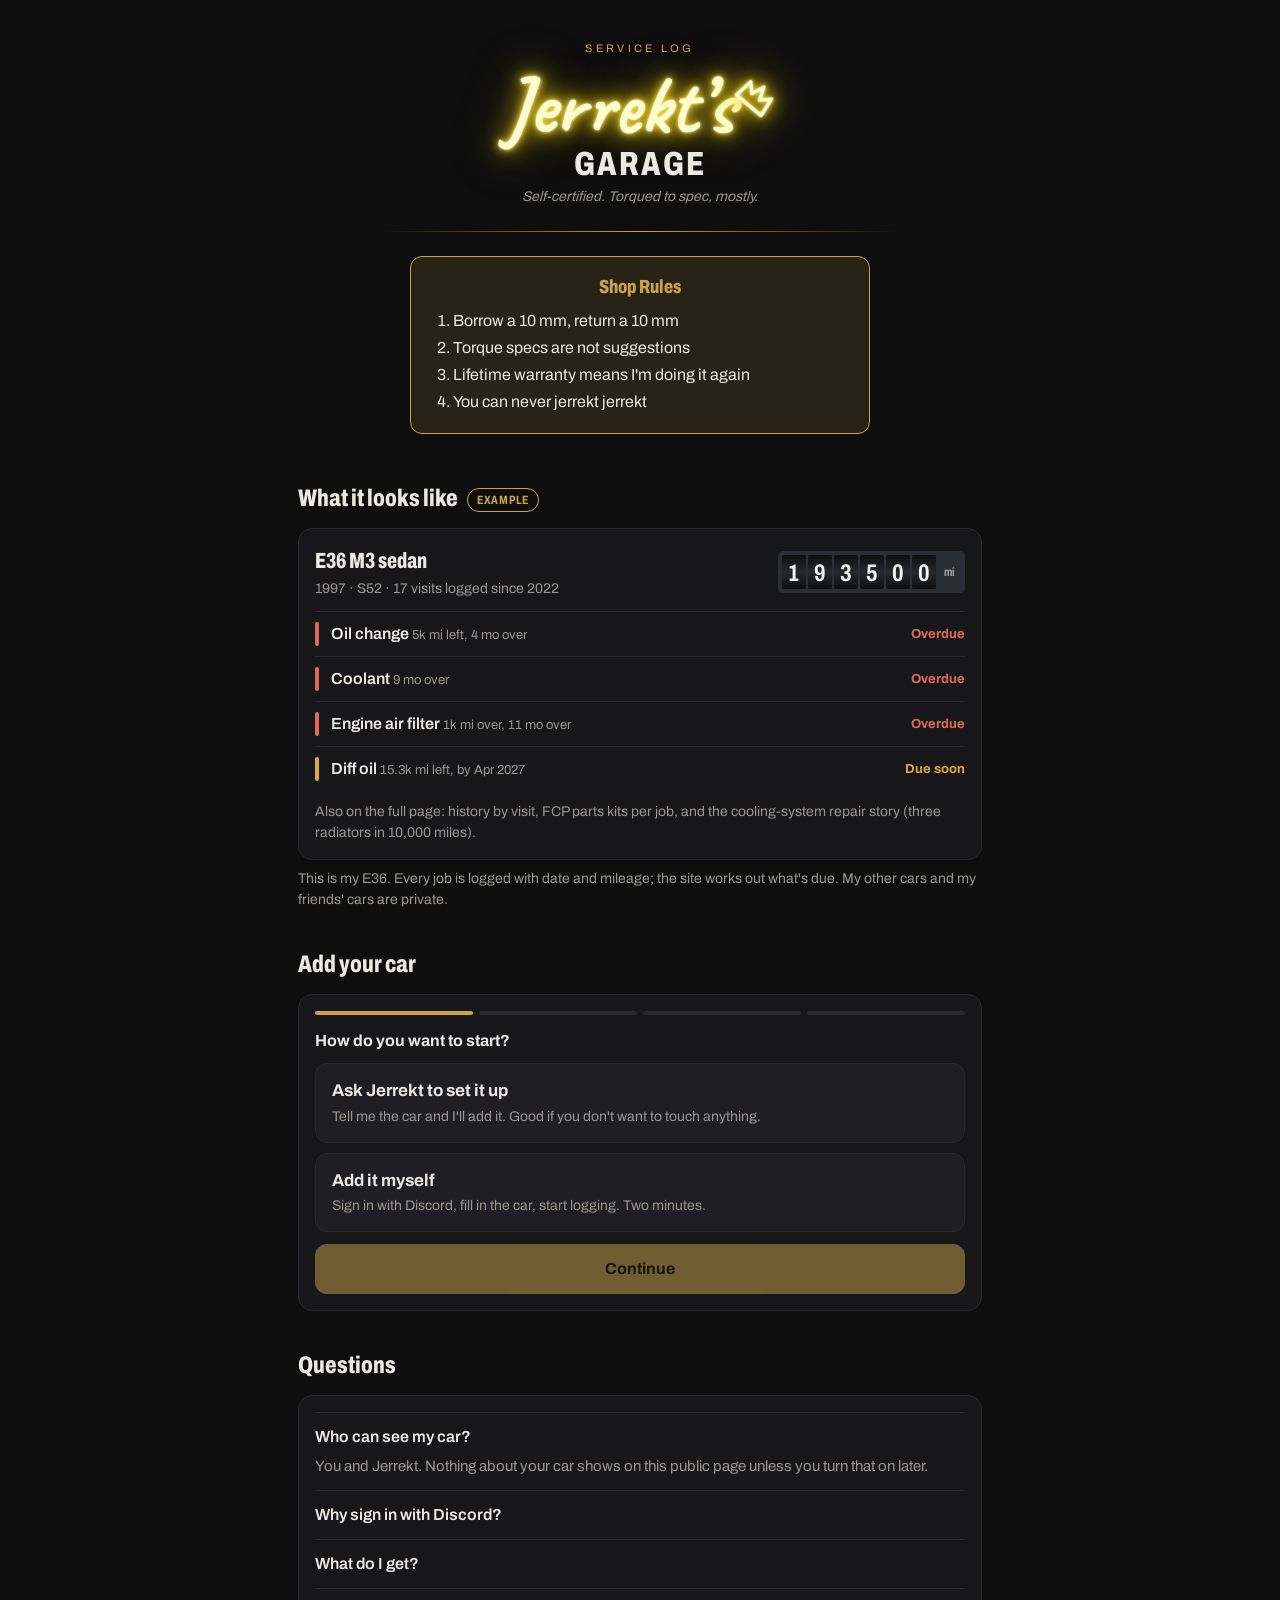
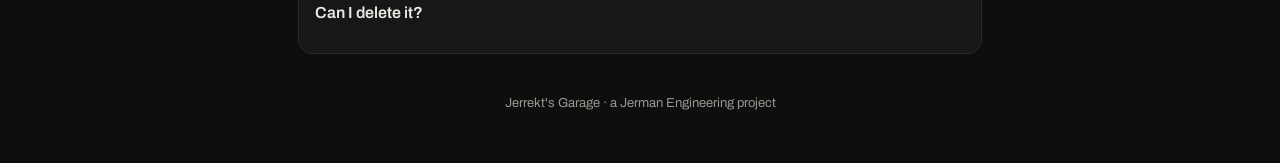
<file: mock/public.html>
<!doctype html>
<html lang="en">
<head>
<meta charset="utf-8">
<meta name="viewport" content="width=device-width,initial-scale=1,viewport-fit=cover">
<title>Jerrekt's Garage</title>
<meta name="description" content="Jerrekt's Garage. A service log for my cars, and a bay for yours.">
<style>
@font-face{font-family:Archivo;src:url(fonts/archivo-latin-wdth-normal.woff2) format("woff2");font-weight:100 900;font-stretch:62% 125%;font-display:swap}
@font-face{font-family:Caveat;src:url(fonts/caveat-latin-700-normal.woff2) format("woff2");font-weight:700;font-display:swap}
:root{--bg:#0e0e0f;--card:#17171a;--card2:#1f1f23;--line:#2a2a2e;--text:#ece9e2;--muted:#9a968d;--gold:#c9a24a;--gold-soft:rgba(201,162,74,.14);--neon:#fffbd0;--n1:#fff38a;--n2:#ffe94d;--n3:#f5d000;--n4:rgba(245,208,0,.55);--over:#e06a5a;--soon:#e0a640;--ok:#6fbf8f;--unk:#8a8780;--disc:#5865f2}
*{box-sizing:border-box;margin:0;padding:0}
body{background:var(--bg);color:var(--text);font:16px/1.5 Archivo,system-ui,sans-serif;-webkit-font-smoothing:antialiased}
a{color:var(--gold)}button{font:inherit}:focus-visible{outline:3px solid var(--gold);outline-offset:3px}
.wrap{max-width:720px;margin:0 auto;padding:0 18px}
.num{font-variant-numeric:tabular-nums}
header.intro{text-align:center;padding:40px 0 10px}
.eyebrow{color:var(--gold);letter-spacing:.3em;font-size:11px;text-transform:uppercase}
h1{font-size:clamp(34px,8vw,54px);line-height:1.05;margin:10px 0 4px;font-weight:800;font-stretch:75%}
.logo{font-family:Caveat,cursive;font-weight:700;font-size:1.5em;line-height:.95;color:var(--neon);display:inline-flex;align-items:flex-start;text-shadow:0 0 3px var(--n1),0 0 10px var(--n2),0 0 24px var(--n3),0 0 48px var(--n4)}
.crown{width:.5em;height:.5em;margin:.12em 0 0 .02em;transform:rotate(40deg);fill:none;stroke:var(--neon);stroke-width:2.1;stroke-linejoin:round;stroke-linecap:round;filter:drop-shadow(0 0 2px var(--n1)) drop-shadow(0 0 8px var(--n3)) drop-shadow(0 0 18px var(--n4))}
.word{display:block;font-size:.62em;letter-spacing:.06em;margin-top:.1em;text-transform:uppercase}
.tag{color:var(--muted);font-size:14px;font-style:italic}
.logo.f1{animation:flick 2.2s ease-out 1}@keyframes flick{0%,8%,14%,22%{opacity:.25}4%,11%,18%,30%,100%{opacity:1}}
@media(prefers-reduced-motion:reduce){.logo{animation:none!important}}
.divider{height:1px;background:linear-gradient(90deg,transparent,var(--gold),transparent);margin:24px auto;max-width:520px}
.rules{border:1px solid var(--gold);border-radius:12px;padding:16px 20px;background:var(--gold-soft);max-width:460px;margin:0 auto;text-align:left}
.rules h2{font-size:19px;color:var(--gold);text-align:center;margin:0 0 8px;font-stretch:75%;font-weight:800}
.rules ol{padding-left:22px}.rules li{margin:3px 0}
h2{font-size:24px;font-weight:800;font-stretch:75%;margin:36px 0 12px}
.small{font-size:14px;color:var(--muted)}
.card{background:var(--card);border:1px solid var(--line);border-radius:14px;padding:16px}
.pill{display:inline-block;font-size:12px;font-weight:700;letter-spacing:.06em;text-transform:uppercase;border:1px solid var(--gold);color:var(--gold);border-radius:999px;padding:2px 9px}
.drum{display:inline-flex;gap:2px;background:#2a2f35;padding:4px;border-radius:5px;vertical-align:middle}
.drum span{width:24px;height:34px;display:grid;place-items:center;background:linear-gradient(#0d0f11,#25292d 50%,#0d0f11);color:#f2f2f2;font-weight:700;font-size:24px;font-stretch:75%;border-radius:2px}
.drum span.u{width:auto;padding:0 6px;font-size:12px;color:#9aa1a9;background:none}
.row{display:grid;grid-template-columns:4px 1fr auto;gap:0 12px;align-items:center;padding:10px 0;border-top:1px solid var(--line)}
.row .bar{align-self:stretch;border-radius:2px}.row.over .bar{background:var(--over)}.row.soon .bar{background:var(--soon)}.row.ok .bar{background:var(--ok)}
.row b{font-weight:600}.row .s{font-size:13px;color:var(--muted)}
.st{font-weight:700;font-size:13px}.over .st{color:var(--over)}.soon .st{color:var(--soon)}.ok .st{color:var(--ok)}
.big{display:flex;align-items:center;justify-content:center;gap:10px;width:100%;min-height:50px;border:0;border-radius:12px;font-weight:700;font-size:16px;cursor:pointer;text-decoration:none}
.big.disc{background:var(--disc);color:#fff}.big.gold{background:var(--gold);color:#1a1405}.big.ghost{background:transparent;border:1px solid var(--line);color:var(--text)}
.big svg{width:20px;height:20px;fill:currentColor}
.choice{display:grid;gap:10px;margin-top:10px}
.choice button{all:unset;cursor:pointer;background:var(--card2);border:1px solid var(--line);border-radius:12px;padding:14px 16px}
.choice button b{display:block;font-size:17px}.choice button span{font-size:14px;color:var(--muted)}
.choice button[aria-pressed=true]{border-color:var(--gold)}
.steps{display:flex;gap:6px;margin:0 0 14px}
.steps i{flex:1;height:4px;border-radius:2px;background:var(--line);font-style:normal}.steps i.on{background:var(--gold)}
.field{margin-bottom:12px}.field label{display:block;font-size:13px;color:var(--muted);margin-bottom:5px}
.field input,.field select{width:100%;font:inherit;font-size:17px;background:var(--card2);border:1px solid var(--line);color:var(--text);border-radius:10px;padding:12px}
.who{display:flex;gap:12px;align-items:center;background:var(--card2);border-radius:12px;padding:12px 14px}
.who .av{width:40px;height:40px;border-radius:50%;background:var(--disc);display:grid;place-items:center;font-weight:800}
.note{font-size:13px;color:var(--soon);font-style:italic;margin-top:8px}
.faq details{border-top:1px solid var(--line);padding:12px 0}.faq summary{cursor:pointer;font-weight:600;list-style:none}.faq summary::-webkit-details-marker{display:none}.faq p{margin-top:6px;font-size:15px;color:var(--muted)}
footer{color:var(--muted);font-size:13px;text-align:center;padding:40px 0 50px}
.hidden{display:none}
</style>
</head>
<body>
<header class="intro"><div class="wrap">
  <div class="eyebrow">Service log</div>
  <h1><span class="logo" id="logo">Jerrekt&rsquo;s<svg class="crown" viewBox="0 0 24 24" aria-hidden="true"><path d="M2.5 19 L4 7.5 L9 12.5 L12 5 L15 12.5 L20 7.5 L21.5 19 Z"/></svg></span><span class="word">Garage</span></h1>
  <div class="tag">Self-certified. Torqued to spec, mostly.</div>
  <div class="divider"></div>
  <div class="rules"><h2>Shop Rules</h2><ol><li>Borrow a 10 mm, return a 10 mm</li><li>Torque specs are not suggestions</li><li>Lifetime warranty means I'm doing it again</li><li>You can never jerrekt jerrekt</li></ol></div>
</div></header>

<main class="wrap">
  <h2>What it looks like <span class="pill" style="vertical-align:middle;margin-left:6px">Example</span></h2>
  <div class="card" id="example"></div>
  <p class="small" style="margin-top:8px">This is my E36. Every job is logged with date and mileage; the site works out what's due. My other cars and my friends' cars are private.</p>

  <h2>Add your car</h2>
  <div class="card" id="flow"></div>

  <h2>Questions</h2>
  <div class="card faq">
    <details open><summary>Who can see my car?</summary><p>You and Jerrekt. Nothing about your car shows on this public page unless you turn that on later.</p></details>
    <details><summary>Why sign in with Discord?</summary><p>The garage runs on a Discord bot, so you'll log work with slash commands anyway. Signing in with the same account means no passwords and no spam sign-ups.</p></details>
    <details><summary>What do I get?</summary><p>A due list by miles and months, a history of every job, and parts kits with FCP Euro links for BMWs. Log from your phone with <code>/garage log</code>.</p></details>
    <details><summary>Can I delete it?</summary><p>Yes. <code>/garage remove</code> deletes your car and its log. Jerrekt can't read a deleted log either.</p></details>
  </div>
</main>
<footer>Jerrekt's Garage · a Jerman Engineering project</footer>

<script src="data.js"></script>
<script>
const G=window.GARAGE,TODAY=new Date(G.today),MON=['Jan','Feb','Mar','Apr','May','Jun','Jul','Aug','Sep','Oct','Nov','Dec'];
const k=m=>(m/1000).toFixed(1).replace(/\.0$/,'')+'k';
const pd=s=>{if(!s)return null;const p=s.split('-').map(Number);return new Date(p[0],(p[1]||1)-1,p[2]||1)};
const addM=(x,m)=>{const y=new Date(x);y.setMonth(y.getMonth()+m);return y};
const jobs=G.visits.flatMap(v=>v.jobs.map(([name])=>({name,date:v.date,miles:v.miles})));
const last=m=>{const h=jobs.filter(j=>m.some(w=>j.name.toLowerCase().includes(w)));return h.length?h.reduce((a,b)=>((b.miles||0)>=(a.miles||0)?b:a)):null};
const due=G.plans.map(p=>{const l=last(p.match);if(!l)return null;let w=1,parts=[];
  if(p.miles&&l.miles){const left=l.miles+p.miles-G.odometer.miles;w=Math.min(w,left/p.miles);parts.push(left<0?`${k(-left)} mi over`:`${k(left)} mi left`)}
  const ld=pd(l.date);if(p.months&&ld){const dd=addM(ld,p.months),days=(dd-TODAY)/864e5;w=Math.min(w,days/(p.months*30.4));parts.push(days<0?`${Math.round(-days/30.4)} mo over`:`by ${MON[dd.getMonth()]} ${dd.getFullYear()}`)}
  const st=w<0?'over':w<.15?'soon':'ok';return{p,st,lab:{over:'Overdue',soon:'Due soon',ok:'OK'}[st],txt:parts.join(', ')}}).filter(Boolean).sort((a,b)=>({over:0,soon:1,ok:2}[a.st]-{over:0,soon:1,ok:2}[b.st])).slice(0,4);
document.getElementById('example').innerHTML=`<div style="display:flex;justify-content:space-between;gap:10px;flex-wrap:wrap;align-items:center"><div><b style="font-size:22px;font-weight:800;font-stretch:70%">E36 M3 sedan</b><div class="small">1997 · S52 · ${G.visits.length} visits logged since 2022</div></div><span class="drum num">${String(G.odometer.miles).padStart(6,'0').split('').map(x=>`<span>${x}</span>`).join('')}<span class="u">mi</span></span></div>
<div style="margin-top:12px">${due.map(x=>`<div class="row ${x.st}"><div class="bar"></div><div><b>${x.p.job}</b> <span class="s">${x.txt}</span></div><span class="st">${x.lab}</span></div>`).join('')}</div>
<p class="small" style="margin-top:10px">Also on the full page: history by visit, FCP parts kits per job, and the cooling-system repair story (three radiators in 10,000 miles).</p>`;

// Add-your-car flow (mock): 1 how, 2 sign in, 3 car, 4 done
const DISC=`<svg viewBox="0 0 24 24"><path d="M20.3 4.4A19.8 19.8 0 0 0 15.4 3l-.2.4a18 18 0 0 1 4.4 2.2 15.6 15.6 0 0 0-15.2 0A18 18 0 0 1 8.8 3.4L8.6 3a19.8 19.8 0 0 0-4.9 1.4C.6 9 .1 13.5.3 17.9a19.9 19.9 0 0 0 6 3l1.3-2a12.3 12.3 0 0 1-2-1l.5-.4a14.1 14.1 0 0 0 11.8 0l.5.4-2 1 1.3 2a19.9 19.9 0 0 0 6-3c.3-5-.9-9.4-3.4-13.5ZM8.4 15.2c-1.2 0-2.1-1.1-2.1-2.4s.9-2.4 2.1-2.4 2.2 1.1 2.1 2.4c0 1.3-.9 2.4-2.1 2.4Zm7.2 0c-1.2 0-2.1-1.1-2.1-2.4s.9-2.4 2.1-2.4 2.2 1.1 2.1 2.4c0 1.3-.9 2.4-2.1 2.4Z"/></svg>`;
let step=+(new URLSearchParams(location.search).get('step')||1), how=null;
const F=document.getElementById('flow');
function bar(){return `<div class="steps">${[1,2,3,4].map(i=>`<i class="${i<=step?'on':''}"></i>`).join('')}</div>`}
function render(){
 if(step===1)F.innerHTML=bar()+`<b>How do you want to start?</b><div class="choice">
  <button aria-pressed="${how==='ask'}" data-how="ask"><b>Ask Jerrekt to set it up</b><span>Tell me the car and I'll add it. Good if you don't want to touch anything.</span></button>
  <button aria-pressed="${how==='self'}" data-how="self"><b>Add it myself</b><span>Sign in with Discord, fill in the car, start logging. Two minutes.</span></button></div>
  <div style="margin-top:12px"><button class="big gold" id="next" ${how?'':'disabled style="opacity:.5"'}>Continue</button></div>`;
 if(step===2)F.innerHTML=bar()+`<b>Sign in so it's really you</b><p class="small" style="margin:6px 0 12px">No account to create. Discord tells the garage who you are, and that's the same account you'll log work from. ${how==='ask'?'Jerrekt gets a message with your request.':''}</p>
  <button class="big disc" id="next">${DISC} Continue with Discord</button><p class="small" style="margin-top:10px;text-align:center">Not on Discord? <a href="#">Ask Jerrekt directly</a> and he'll add you by hand.</p><p class="note">Mock: the real button goes to Discord's sign-in and comes back here.</p>`;
 if(step===3)F.innerHTML=bar()+`<div class="who"><div class="av">J</div><div><b>jason</b><div class="small">signed in with Discord</div></div></div>
  <div style="margin-top:14px" class="field"><label>Car</label><input placeholder="e.g. 2008 Civic Si"></div>
  <div class="field"><label>Current mileage</label><input inputmode="numeric" placeholder="e.g. 112000"></div>
  <div class="field"><label>Nickname (optional)</label><input placeholder="what you call it"></div>
  <button class="big gold" id="next">${how==='ask'?'Send to Jerrekt':'Add my car'}</button><p class="note">Nothing is saved until Jerrekt approves it. That's the spam filter.</p>`;
 if(step===4)F.innerHTML=bar()+`<b>${how==='ask'?'Sent. Jerrekt will add it and ping you on Discord.':'Added, waiting for Jerrekt to approve.'}</b><p class="small" style="margin:8px 0 12px">Once approved you'll get a link to your private page and these commands work for your car:</p>
  <code style="display:block;font-family:ui-monospace,Menlo,monospace;font-size:13px;background:#0a0a0b;border:1px solid var(--line);border-radius:8px;padding:9px 10px">/garage log car:civic job:"Oil change" miles:112300\n/garage due car:civic</code>
  <div style="margin-top:12px"><a class="big ghost" href="?step=1">Start over</a></div>`;
 F.querySelectorAll('[data-how]').forEach(b=>b.onclick=()=>{how=b.dataset.how;render()});
 const n=document.getElementById('next');if(n)n.onclick=()=>{step++;render()};
}
if(step>1&&!how)how='self';render();
if(!matchMedia('(prefers-reduced-motion: reduce)').matches)document.getElementById('logo').classList.add('f1');
</script>
</body>
</html>
</file>
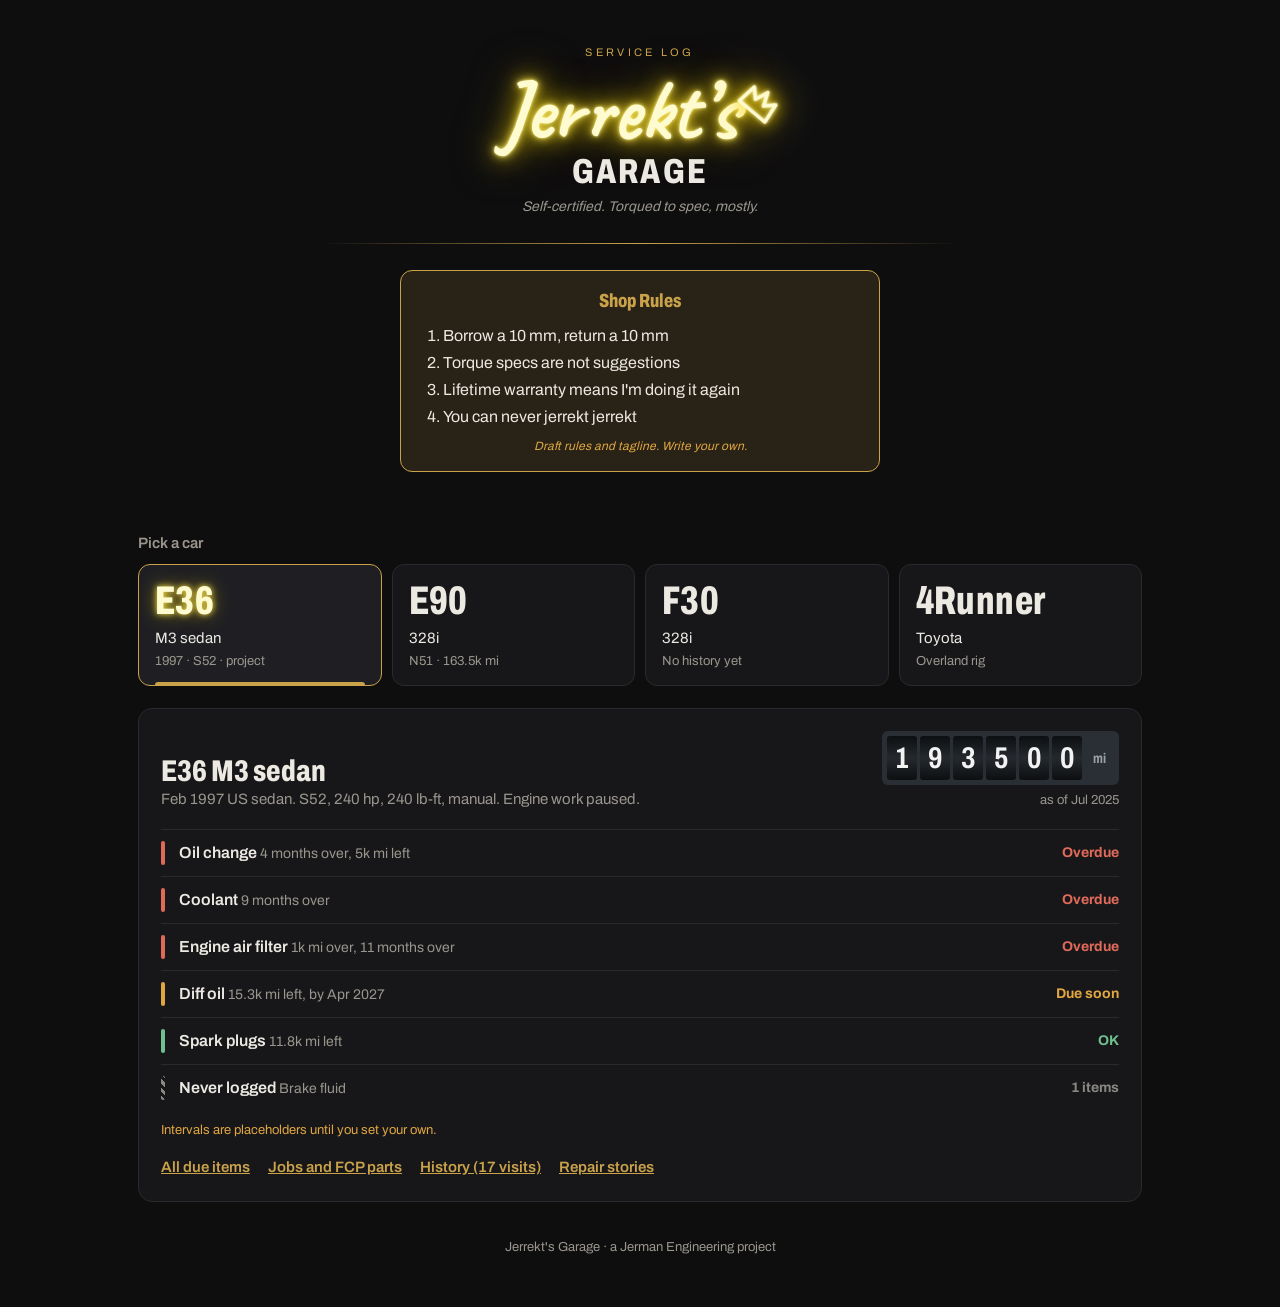
<file: mock/v2.html>
<!doctype html>
<html lang="en">
<head>
<meta charset="utf-8">
<meta name="viewport" content="width=device-width,initial-scale=1">
<title>Jerrekt's Garage</title>
<meta name="description" content="Jerrekt's Garage. Service log for my cars.">
<style>
@font-face{font-family:Archivo;src:url(fonts/archivo-latin-wdth-normal.woff2) format("woff2");font-weight:100 900;font-stretch:62% 125%;font-display:swap}
@font-face{font-family:Caveat;src:url(fonts/caveat-latin-700-normal.woff2) format("woff2");font-weight:700;font-display:swap}

/* Three directions, picked with ?v=neon | shop | day. Same markup, different tokens. */
:root,[data-v=neon]{
  --bg:#0e0e0f; --card:#17171a; --card2:#1f1f23; --line:#2a2a2e; --text:#ece9e2; --muted:#9a968d;
  --accent:#c9a24a; --accent-soft:rgba(201,162,74,.14);
  --neon:#fffbd0; --n1:#fff38a; --n2:#ffe94d; --n3:#f5d000; --n4:rgba(245,208,0,.55);
  --over:#e06a5a; --soon:#e0a640; --ok:#6fbf8f; --unk:#8a8780;
  --drum:#0a0a0b; --headband:transparent;
}
[data-v=shop]{
  --bg:#121518; --card:#1a1e22; --card2:#22272c; --line:#2d3339; --text:#e9eef2; --muted:#93a0ab;
  --accent:#6cc3ff; --accent-soft:rgba(108,195,255,.10);
  --neon:#f2fbff; --n1:#d8f2ff; --n2:#9edcff; --n3:#3fb0ff; --n4:rgba(63,176,255,.5);
  --over:#ff7a66; --soon:#f2b84b; --ok:#7fd6a3; --unk:#8794a0;
  --drum:#0b0e10; --headband:transparent;
}
[data-v=day]{
  --bg:#d5d7d9; --card:#eef0f1; --card2:#e3e6e8; --line:#c3c7cb; --text:#1f2328; --muted:#4d545c;
  --accent:#0a5bb5; --accent-soft:rgba(10,91,181,.08);
  --neon:#fffbd0; --n1:#fff38a; --n2:#ffe94d; --n3:#f5d000; --n4:rgba(245,208,0,.55);
  --over:#c0392b; --soon:#c47f00; --ok:#2e7d4f; --unk:#7b818a;
  --drum:#15181b; --headband:#16191c;
}
*{box-sizing:border-box;margin:0;padding:0}
body{background:var(--bg);color:var(--text);font:16px/1.5 Archivo,system-ui,sans-serif;-webkit-font-smoothing:antialiased}
a{color:var(--accent)}
:focus-visible{outline:3px solid var(--accent);outline-offset:3px}
.wrap{max-width:1040px;margin:0 auto;padding:0 18px}
.num{font-variant-numeric:tabular-nums}

/* ---------- Intro, borrowed from Jerrekt's Bar & Bar ---------- */
header.intro{text-align:center;padding:44px 0 30px;background:var(--headband);position:relative}
[data-v=day] header.intro{color:#ece9e2;padding-bottom:36px}
.eyebrow{color:var(--accent);letter-spacing:.3em;font-size:11px;text-transform:uppercase}
[data-v=day] .eyebrow{color:#c9a24a}
h1{font-size:clamp(34px,8vw,56px);line-height:1.05;margin:10px 0 6px;font-weight:800;font-stretch:75%}
.logo{font-family:Caveat,cursive;font-weight:700;font-size:1.5em;line-height:.95;color:var(--neon);display:inline-flex;align-items:flex-start;
  text-shadow:0 0 3px var(--n1),0 0 10px var(--n2),0 0 24px var(--n3),0 0 48px var(--n4)}
.crown{width:.5em;height:.5em;margin:.12em 0 0 .02em;transform:rotate(40deg);fill:none;stroke:var(--neon);stroke-width:2.1;stroke-linejoin:round;stroke-linecap:round;
  filter:drop-shadow(0 0 2px var(--n1)) drop-shadow(0 0 8px var(--n3)) drop-shadow(0 0 18px var(--n4))}
.word{display:block;font-size:.62em;letter-spacing:.06em;margin-top:.1em;text-transform:uppercase}
.tag{color:var(--muted);font-size:14px;font-style:italic}
[data-v=day] .tag{color:#a8a59d}
.logo.f1{animation:flick 2.2s ease-out 1}.logo.f2{animation:flick2 .9s steps(1,end) 1}.logo.f3{animation:flick3 1.6s ease-in-out 1}
@keyframes flick{0%,8%,14%,22%{opacity:.25}4%,11%,18%,30%,100%{opacity:1}}
@keyframes flick2{0%{opacity:1}15%{opacity:.2}25%{opacity:1}45%{opacity:.3}55%,100%{opacity:1}}
@keyframes flick3{0%,100%{opacity:1}30%{opacity:.55}40%{opacity:.85}55%{opacity:.4}70%{opacity:1}}

/* shop direction: a fluorescent tube over the sign strikes on first */
.tube{display:none}
[data-v=shop] .tube{display:block;width:min(420px,70%);height:6px;margin:0 auto 26px;border-radius:3px;background:#f4fbff;
  box-shadow:0 0 6px #e6f7ff,0 0 22px rgba(160,220,255,.7),0 18px 80px 30px rgba(120,200,255,.10)}
[data-v=shop] .tube.strike{animation:strike 1.4s steps(1,end) 1}
@keyframes strike{0%{opacity:.1}8%{opacity:.9}12%{opacity:.15}22%{opacity:1}26%{opacity:.3}40%{opacity:.85}44%{opacity:.4}60%,100%{opacity:1}}
@media(prefers-reduced-motion:reduce){.logo,.tube{animation:none!important}}

.divider{height:1px;background:linear-gradient(90deg,transparent,var(--accent),transparent);margin:26px auto;max-width:640px}
[data-v=day] .divider{background:linear-gradient(90deg,transparent,#c9a24a,transparent)}
.rules{border:1px solid var(--accent);border-radius:12px;padding:16px 20px;background:var(--accent-soft);max-width:480px;margin:0 auto;text-align:left}
[data-v=day] .rules{border-color:#c9a24a;background:rgba(201,162,74,.12)}
.rules h2{font-size:19px;color:var(--accent);text-align:center;margin-bottom:8px;font-stretch:75%;font-weight:800}
[data-v=day] .rules h2{color:#c9a24a}
.rules ol{padding-left:22px}.rules li{margin:3px 0}
.draft{display:block;text-align:center;font-size:12px;color:var(--soon);margin-top:8px;font-style:italic}

/* ---------- Car picker ---------- */
.picker{margin:30px 0 8px}
.picker h2{font-size:15px;color:var(--muted);font-weight:600;margin-bottom:10px}
.cars{display:grid;grid-template-columns:repeat(4,1fr);gap:10px}
.car{all:unset;cursor:pointer;background:var(--card);border:1px solid var(--line);border-radius:12px;padding:16px 16px 14px;position:relative;overflow:hidden}
.car .chassis{display:block;font-size:40px;line-height:1;font-weight:800;font-stretch:70%;letter-spacing:.01em}
.car .model{display:block;font-size:15px;margin-top:6px}
.car .meta{display:block;font-size:13px;color:var(--muted);margin-top:2px}
.car[aria-checked=true]{border-color:var(--accent);background:var(--card2)}
.car[aria-checked=true] .chassis{color:var(--neon);text-shadow:0 0 6px var(--n2),0 0 18px var(--n4)}
[data-v=day] .car[aria-checked=true] .chassis{color:var(--accent);text-shadow:none}
.car[aria-checked=true]::after{content:"";position:absolute;left:16px;right:16px;bottom:0;height:3px;border-radius:3px 3px 0 0;background:var(--accent)}

/* ---------- Selected car ---------- */
.panel{margin-top:22px;background:var(--card);border:1px solid var(--line);border-radius:14px;padding:22px}
.phead{display:flex;justify-content:space-between;gap:20px;flex-wrap:wrap;align-items:flex-end}
.phead h3{font-size:30px;font-weight:800;font-stretch:75%;line-height:1.1}
.phead p{color:var(--muted);font-size:15px}
.drum{display:flex;gap:3px;background:#2a2f35;padding:5px;border-radius:6px}
.drum span{width:30px;height:44px;display:grid;place-items:center;background:linear-gradient(#0d0f11,#25292d 50%,#0d0f11);color:#f2f2f2;font-weight:700;font-size:30px;font-stretch:75%;border-radius:3px}
.drum span.u{width:auto;padding:0 8px;font-size:14px;color:#9aa1a9;background:none}
.asof{font-size:13px;color:var(--muted);text-align:right;margin-top:6px}
.due{margin-top:18px}
.row{display:grid;grid-template-columns:4px 1fr auto;gap:0 14px;align-items:center;padding:11px 0;border-top:1px solid var(--line)}
.row .bar{align-self:stretch;border-radius:2px}
.row.over .bar{background:var(--over)}.row.soon .bar{background:var(--soon)}.row.ok .bar{background:var(--ok)}.row.unk .bar{background:repeating-linear-gradient(45deg,var(--unk) 0 3px,transparent 3px 6px)}
.row b{font-weight:600}.row .s{font-size:14px;color:var(--muted)}
.st{font-weight:700;font-size:14px;white-space:nowrap}.over .st{color:var(--over)}.soon .st{color:var(--soon)}.ok .st{color:var(--ok)}.unk .st{color:var(--unk)}
.links{display:flex;gap:18px;flex-wrap:wrap;margin-top:16px;font-size:15px;font-weight:600}
.empty{padding:18px 0 4px;color:var(--muted)}
.empty .btn{display:inline-block;margin-top:12px;background:var(--accent);color:var(--bg);font-weight:700;text-decoration:none;padding:10px 14px;border-radius:8px}
[data-v=day] .empty .btn{color:#fff}
footer{color:var(--muted);font-size:13px;text-align:center;padding:36px 0 50px}

@media(max-width:720px){
  .cars{grid-template-columns:1fr 1fr}
  .car .chassis{font-size:34px}
  .phead{align-items:flex-start}.asof{text-align:left}
}
</style>
</head>
<body>
<header class="intro">
  <div class="wrap">
    <div class="tube" id="tube" aria-hidden="true"></div>
    <div class="eyebrow">Service Log</div>
    <h1><span class="logo" id="logo">Jerrekt&rsquo;s<svg class="crown" viewBox="0 0 24 24" aria-hidden="true"><path d="M2.5 19 L4 7.5 L9 12.5 L12 5 L15 12.5 L20 7.5 L21.5 19 Z"/></svg></span><span class="word">Garage</span></h1>
    <div class="tag">Self-certified. Torqued to spec, mostly.</div>
    <div class="divider"></div>
    <div class="rules">
      <h2>Shop Rules</h2>
      <ol>
        <li>Borrow a 10 mm, return a 10 mm</li>
        <li>Torque specs are not suggestions</li>
        <li>Lifetime warranty means I'm doing it again</li>
        <li>You can never jerrekt jerrekt</li>
      </ol>
      <span class="draft">Draft rules and tagline. Write your own.</span>
    </div>
  </div>
</header>

<main class="wrap">
  <section class="picker">
    <h2 id="pick">Pick a car</h2>
    <div class="cars" role="radiogroup" aria-labelledby="pick" id="cars"></div>
  </section>
  <section class="panel" id="panel" aria-live="polite"></section>
</main>
<footer>Jerrekt's Garage · a Jerman Engineering project</footer>

<script src="data.js"></script>
<script src="data-e90.js"></script>
<script>
const v=new URLSearchParams(location.search).get('v')||'neon';
document.documentElement.dataset.v=v;
const G=window.GARAGE, TODAY=new Date(G.today);
const MON=['Jan','Feb','Mar','Apr','May','Jun','Jul','Aug','Sep','Oct','Nov','Dec'];
const k=m=>m==null?null:(m/1000).toFixed(1).replace(/\.0$/,'')+'k';
const pd=s=>{if(!s)return null;const p=s.split('-').map(Number);return new Date(p[0],(p[1]||1)-1,p[2]||1)};
const fd=s=>{if(!s)return 'no date';const p=s.split('-').map(Number);return p[2]?`${MON[p[1]-1]} ${p[2]}, ${p[0]}`:p[1]?`${MON[p[1]-1]} ${p[0]}`:`${p[0]}`};
const addM=(d,m)=>{const x=new Date(d);x.setMonth(x.getMonth()+m);return x};

// The four cars BJ listed on 2026-11-05. Only the E36 has history so far.
const CARS=[
  {id:'e36',chassis:'E36',model:'M3 sedan',meta:'1997 · S52 · project',data:G},
  {id:'e90',chassis:'E90',model:'328i',meta:'N51 · 163.5k mi',data:Object.assign({},window.GARAGE_E90,{plans:G.plans,today:G.today})},
  {id:'f30',chassis:'F30',model:'328i',meta:'No history yet',data:null},
  {id:'4r',chassis:'4Runner',model:'Toyota',meta:'Overland rig',data:null}
];
let sel=(()=>{try{return localStorage.getItem('garage-car')||'e36'}catch(e){return 'e36'}})();

function dueRows(D){
  const jobs=D.visits.flatMap(v=>v.jobs.map(([name,sys,type])=>({name,date:v.date,miles:v.miles})));
  const last=m=>{const h=jobs.filter(j=>m.some(w=>j.name.toLowerCase().includes(w)));return h.length?h.reduce((a,b)=>((b.miles||0)>=(a.miles||0)?b:a)):null};
  return D.plans.map(p=>{const l=last(p.match);if(!l)return {p,st:'unk',lab:'No record',txt:'Never logged'};
    let w=1,parts=[];
    if(p.miles&&l.miles){const left=l.miles+p.miles-D.odometer.miles;w=Math.min(w,left/p.miles);parts.push(left<0?`${k(-left)} mi over`:`${k(left)} mi left`)}
    const ld=pd(l.date);if(p.months&&ld){const dd=addM(ld,p.months),days=(dd-TODAY)/864e5;w=Math.min(w,days/(p.months*30.4));parts.push(days<0?`${Math.round(-days/30.4)} months over`:`by ${MON[dd.getMonth()]} ${dd.getFullYear()}`)}
    const st=w<0?'over':w<.15?'soon':'ok';if(st==='over')parts.sort((a,b)=>(b.includes('over')?1:0)-(a.includes('over')?1:0));
    return {p,st,lab:{over:'Overdue',soon:'Due soon',ok:'OK'}[st],txt:parts.join(', ')}}).sort((a,b)=>({over:0,soon:1,unk:2,ok:3}[a.st]-{over:0,soon:1,unk:2,ok:3}[b.st]));
}
function render(){
  const cars=document.getElementById('cars');
  cars.innerHTML=CARS.map(c=>`<button class="car" role="radio" aria-checked="${c.id===sel}" data-id="${c.id}"><span class="chassis">${c.chassis}</span><span class="model">${c.model}</span><span class="meta">${c.meta}</span></button>`).join('');
  cars.querySelectorAll('.car').forEach(b=>b.onclick=()=>{sel=b.dataset.id;try{localStorage.setItem('garage-car',sel)}catch(e){};render()});
  const c=CARS.find(x=>x.id===sel), P=document.getElementById('panel');
  if(!c.data){P.innerHTML=`<div class="phead"><div><h3>${c.chassis} ${c.model}</h3><p>${c.meta==='No history yet'?'':c.meta}</p></div></div><div class="empty">Nothing logged for this car yet. Add the first job or the current mileage and the due list starts filling in.<br><a class="btn" href="#">Log the first job</a></div>`;return}
  const D=c.data, all=dueRows(D), rows=all.filter(r=>r.st!=='unk').slice(0,5), unk=all.filter(r=>r.st==='unk');
  const sub={e36:'Feb 1997 US sedan. S52, 240 hp, 240 lb-ft, manual. Engine work paused.',e90:'N51. History starts at 140.8k; most entries have no date.'}[c.id]||'';
  P.innerHTML=`<div class="phead"><div><h3>${c.chassis} ${c.model}</h3><p>${sub}</p></div>
   <div><div class="drum num">${String(D.odometer.miles).padStart(6,'0').split('').map(d=>`<span>${d}</span>`).join('')}<span class="u">mi</span></div><div class="asof">${D.odometer.asOf?'as of '+fd(D.odometer.asOf):'last logged reading, date unknown'}</div></div></div>
   <div class="due">${rows.map(r=>`<div class="row ${r.st}"><div class="bar"></div><div><b>${r.p.job}</b> <span class="s">${r.txt}</span></div><span class="st">${r.lab}</span></div>`).join('')}</div>
   ${unk.length?`<div class="row unk"><div class="bar"></div><div><b>Never logged</b> <span class="s">${unk.map(r=>r.p.job).join(', ')}</span></div><span class="st">${unk.length} items</span></div>`:''}<p class="s" style="margin-top:10px;font-size:13px;color:var(--soon)">Intervals are placeholders until you set your own.</p><div class="links"><a href="index.html#due">All due items</a><a href="index.html#jobs">Jobs and FCP parts</a><a href="index.html#history">History (${D.visits.length} visits)</a><a href="index.html#story">Repair stories</a></div>`;
}
render();

// Intro: the bar's neon flicker, plus a tube strike in the shop direction
(()=>{
  if(matchMedia('(prefers-reduced-motion: reduce)').matches) return;
  const logo=document.getElementById('logo'), tube=document.getElementById('tube');
  const play=c=>{logo.classList.remove('f1','f2','f3');void logo.offsetWidth;logo.classList.add(c)};
  if(v==='shop'){tube.classList.add('strike');setTimeout(()=>play('f1'),900)}else play('f1');
  const next=()=>setTimeout(()=>{if(!document.hidden)play(['f1','f2','f3'][Math.random()*3|0]);next()},15000+Math.random()*15000);
  next();
})();
</script>
</body>
</html>
</file>
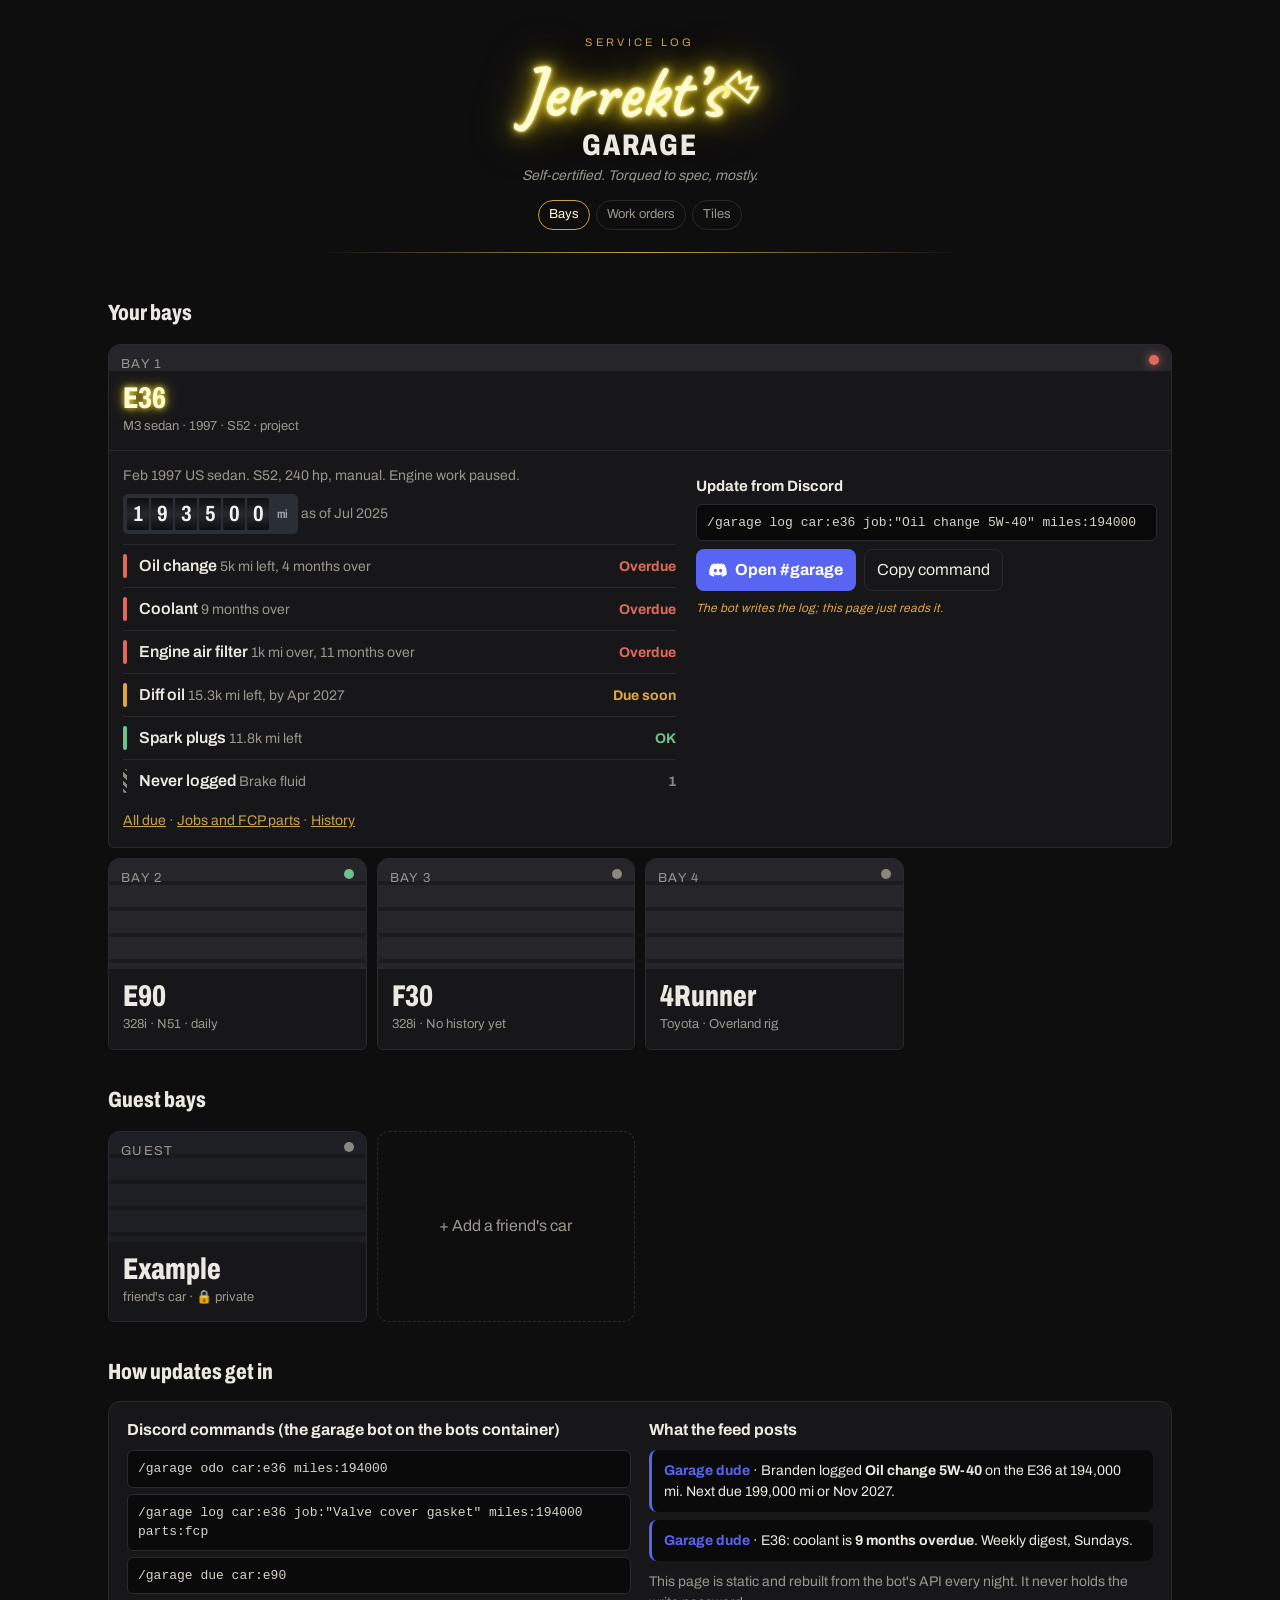
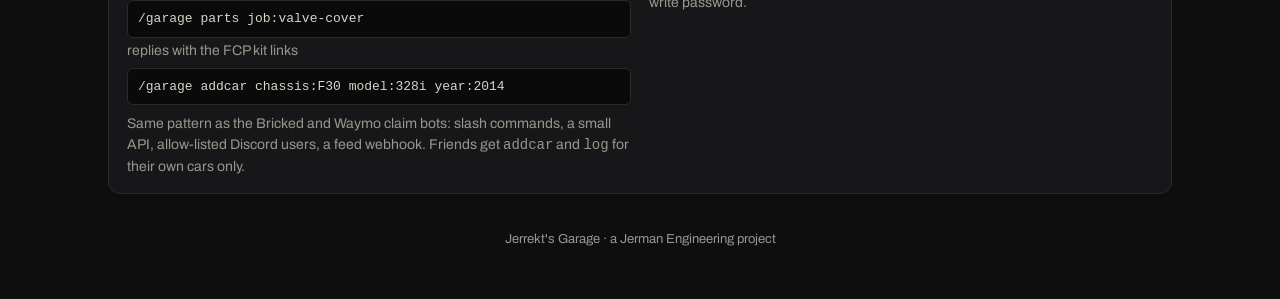
<file: mock/v3.html>
<!doctype html>
<html lang="en">
<head>
<meta charset="utf-8">
<meta name="viewport" content="width=device-width,initial-scale=1">
<title>Jerrekt's Garage</title>
<style>
@font-face{font-family:Archivo;src:url(fonts/archivo-latin-wdth-normal.woff2) format("woff2");font-weight:100 900;font-stretch:62% 125%;font-display:swap}
@font-face{font-family:Caveat;src:url(fonts/caveat-latin-700-normal.woff2) format("woff2");font-weight:700;font-display:swap}
/* Three layouts on the neon theme, picked with ?d=bays | board | tiles. */
:root{--bg:#0e0e0f;--card:#17171a;--card2:#1f1f23;--line:#2a2a2e;--text:#ece9e2;--muted:#9a968d;--gold:#c9a24a;--gold-soft:rgba(201,162,74,.14);
  --neon:#fffbd0;--n1:#fff38a;--n2:#ffe94d;--n3:#f5d000;--n4:rgba(245,208,0,.55);--over:#e06a5a;--soon:#e0a640;--ok:#6fbf8f;--unk:#8a8780;--disc:#5865f2}
*{box-sizing:border-box;margin:0;padding:0}
body{background:var(--bg);color:var(--text);font:16px/1.5 Archivo,system-ui,sans-serif;-webkit-font-smoothing:antialiased}
a{color:var(--gold)}:focus-visible{outline:3px solid var(--gold);outline-offset:3px}
.wrap{max-width:1100px;margin:0 auto;padding:0 18px}
.num{font-variant-numeric:tabular-nums}
h2{font-size:22px;font-weight:800;font-stretch:75%;margin:34px 0 12px}
.small{font-size:14px;color:var(--muted)}
button{font:inherit}
/* intro (bar) */
header.intro{text-align:center;padding:34px 0 10px}
.eyebrow{color:var(--gold);letter-spacing:.3em;font-size:11px;text-transform:uppercase}
h1{font-size:clamp(30px,7vw,48px);line-height:1.05;margin:8px 0 4px;font-weight:800;font-stretch:75%}
.logo{font-family:Caveat,cursive;font-weight:700;font-size:1.5em;line-height:.95;color:var(--neon);display:inline-flex;align-items:flex-start;text-shadow:0 0 3px var(--n1),0 0 10px var(--n2),0 0 24px var(--n3),0 0 48px var(--n4)}
.crown{width:.5em;height:.5em;margin:.12em 0 0 .02em;transform:rotate(40deg);fill:none;stroke:var(--neon);stroke-width:2.1;stroke-linejoin:round;stroke-linecap:round;filter:drop-shadow(0 0 2px var(--n1)) drop-shadow(0 0 8px var(--n3)) drop-shadow(0 0 18px var(--n4))}
.word{display:block;font-size:.62em;letter-spacing:.06em;margin-top:.1em;text-transform:uppercase}
.tag{color:var(--muted);font-size:14px;font-style:italic}
.logo.f1{animation:flick 2.2s ease-out 1}@keyframes flick{0%,8%,14%,22%{opacity:.25}4%,11%,18%,30%,100%{opacity:1}}
@media(prefers-reduced-motion:reduce){.logo{animation:none!important}}
.divider{height:1px;background:linear-gradient(90deg,transparent,var(--gold),transparent);margin:22px auto 0;max-width:640px}

/* shared pieces */
.st{font-weight:700;font-size:14px;white-space:nowrap}.over .st{color:var(--over)}.soon .st{color:var(--soon)}.ok .st{color:var(--ok)}.unk .st{color:var(--unk)}
.row{display:grid;grid-template-columns:4px 1fr auto;gap:0 12px;align-items:center;padding:9px 0;border-top:1px solid var(--line)}
.row .bar{align-self:stretch;border-radius:2px}.row.over .bar{background:var(--over)}.row.soon .bar{background:var(--soon)}.row.ok .bar{background:var(--ok)}.row.unk .bar{background:repeating-linear-gradient(45deg,var(--unk) 0 3px,transparent 3px 6px)}
.row b{font-weight:600}.row .s{font-size:14px;color:var(--muted)}
.drum{display:inline-flex;gap:2px;background:#2a2f35;padding:4px;border-radius:5px;vertical-align:middle}
.drum span{width:22px;height:32px;display:grid;place-items:center;background:linear-gradient(#0d0f11,#25292d 50%,#0d0f11);color:#f2f2f2;font-weight:700;font-size:22px;font-stretch:75%;border-radius:2px}
.drum span.u{width:auto;padding:0 6px;font-size:12px;color:#9aa1a9;background:none}
.chip{display:inline-block;font-size:12px;border:1px solid var(--line);border-radius:999px;padding:1px 9px;color:var(--muted)}
.cmd{font-family:ui-monospace,Menlo,Consolas,monospace;font-size:13px;background:#0a0a0b;border:1px solid var(--line);border-radius:6px;padding:8px 10px;color:#d8d4c8;display:block;white-space:pre-wrap}
.disc{display:inline-flex;align-items:center;gap:8px;background:var(--disc);color:#fff;border:0;border-radius:8px;padding:9px 13px;font-weight:700;cursor:pointer;text-decoration:none}
.disc svg{width:18px;height:18px;fill:#fff}
.ghost{background:transparent;border:1px solid var(--line);color:var(--text);border-radius:8px;padding:8px 12px;cursor:pointer}
details>summary{list-style:none;cursor:pointer}details>summary::-webkit-details-marker{display:none}
.hint{font-size:12px;color:var(--soon);font-style:italic}

/* ===== D: bays ===== */
[data-d=bays] .bays{display:grid;grid-template-columns:repeat(4,1fr);gap:10px;margin-top:14px}
[data-d=bays] .bay{background:var(--card);border:1px solid var(--line);border-radius:12px 12px 6px 6px;overflow:hidden}
[data-d=bays] .bay summary{padding:0}
[data-d=bays] .door{height:110px;background:repeating-linear-gradient(180deg,#26262a 0 22px,#1c1c20 22px 26px);position:relative;transition:height .35s ease}
[data-d=bays] .bay[open] .door{height:26px;background:#26262a}
[data-d=bays] .door .no{position:absolute;left:12px;top:10px;font-size:13px;color:var(--muted);letter-spacing:.1em}
[data-d=bays] .door .lamp{position:absolute;right:12px;top:10px;width:10px;height:10px;border-radius:50%;background:var(--unk)}
[data-d=bays] .door .lamp.over{background:var(--over);box-shadow:0 0 10px var(--over)}[data-d=bays] .door .lamp.ok{background:var(--ok)}[data-d=bays] .door .lamp.soon{background:var(--soon)}
[data-d=bays] .plate{padding:12px 14px 14px}
[data-d=bays] .plate b{display:block;font-size:30px;font-weight:800;font-stretch:70%;line-height:1}
[data-d=bays] .bay[open] .plate b{color:var(--neon);text-shadow:0 0 6px var(--n2),0 0 16px var(--n4)}
[data-d=bays] .plate span{display:block;font-size:13px;color:var(--muted);margin-top:4px}
[data-d=bays] .inside{padding:4px 14px 16px;border-top:1px solid var(--line)}
[data-d=bays] .bay[open]{grid-column:1/-1}
[data-d=bays] .bay[open] .inside{display:grid;grid-template-columns:1.2fr 1fr;gap:20px;padding-top:14px}
[data-d=bays] .guest .door{background:repeating-linear-gradient(180deg,#1d1f24 0 22px,#16181c 22px 26px)}
[data-d=bays] .addbay{border:1px dashed var(--line);border-radius:12px;display:grid;place-items:center;color:var(--muted);min-height:170px;cursor:pointer;background:transparent}

/* ===== E: board ===== */
[data-d=board] .board{display:grid;grid-template-columns:230px 1fr;gap:18px;margin-top:14px}
[data-d=board] .rail{background:var(--card);border:1px solid var(--line);border-radius:12px;padding:10px;align-self:start;position:sticky;top:12px}
[data-d=board] .rail h3{font-size:12px;color:var(--muted);letter-spacing:.08em;text-transform:uppercase;padding:8px 8px 4px;font-weight:600}
[data-d=board] .rail button{all:unset;cursor:pointer;display:flex;justify-content:space-between;align-items:center;width:100%;padding:9px 10px;border-radius:8px}
[data-d=board] .rail button[aria-selected=true]{background:var(--card2);color:var(--neon)}
[data-d=board] .rail button i{font-style:normal;width:8px;height:8px;border-radius:50%;background:var(--unk)}
[data-d=board] .rail button i.over{background:var(--over)}[data-d=board] .rail button i.ok{background:var(--ok)}[data-d=board] .rail button i.soon{background:var(--soon)}
[data-d=board] .ticket{background:var(--card);border:1px solid var(--line);border-radius:12px;margin-bottom:8px}
[data-d=board] .ticket summary{display:grid;grid-template-columns:1fr auto auto;gap:14px;align-items:center;padding:13px 16px}
[data-d=board] .ticket summary b{font-size:17px}
[data-d=board] .ticket summary .n{font-size:13px;color:var(--muted)}
[data-d=board] .ticket .body{padding:4px 16px 16px;border-top:1px solid var(--line)}
[data-d=board] .ticket[open] summary{background:var(--card2);border-radius:12px 12px 0 0}
[data-d=board] .head{display:flex;justify-content:space-between;gap:16px;align-items:flex-end;flex-wrap:wrap;margin-bottom:10px}
[data-d=board] .head h2{margin:0;font-size:28px}

/* ===== F: tiles ===== */
[data-d=tiles] .cars{display:flex;gap:8px;flex-wrap:wrap;margin-top:14px}
[data-d=tiles] .cars button{all:unset;cursor:pointer;border:1px solid var(--line);border-radius:999px;padding:7px 14px}
[data-d=tiles] .cars button[aria-pressed=true]{border-color:var(--gold);color:var(--neon);background:var(--card2)}
[data-d=tiles] .grid{display:grid;grid-template-columns:repeat(3,1fr);gap:10px;margin-top:14px}
[data-d=tiles] .tile{background:var(--card);border:1px solid var(--line);border-radius:12px;padding:14px 16px}
[data-d=tiles] .tile[open]{grid-column:1/-1;background:var(--card2)}
[data-d=tiles] .tile summary{display:flex;justify-content:space-between;align-items:baseline;gap:10px}
[data-d=tiles] .tile summary b{font-size:19px;font-weight:800;font-stretch:75%}
[data-d=tiles] .tile summary .k{font-size:26px;font-weight:800;font-stretch:75%}
[data-d=tiles] .tile .peek{font-size:14px;color:var(--muted);margin-top:6px}
[data-d=tiles] .tile[open] .peek{display:none}
[data-d=tiles] .tile .full{margin-top:12px}

/* friends */
.friends{display:grid;grid-template-columns:repeat(3,1fr);gap:10px}
.friend{background:var(--card);border:1px solid var(--line);border-radius:12px;padding:14px 16px}
.friend b{display:block;font-size:20px;font-weight:800;font-stretch:75%}
.friend .who{font-size:13px;color:var(--muted)}
.friend .lock{float:right;font-size:12px;color:var(--muted)}
.friend.add{border-style:dashed;background:transparent;display:grid;place-items:center;color:var(--muted);text-align:center;cursor:pointer}

/* bot panel */
.bot{background:var(--card);border:1px solid var(--line);border-radius:12px;padding:16px 18px;display:grid;grid-template-columns:1fr 1fr;gap:18px}
.bot h3{font-size:16px;margin-bottom:8px}
.bot ul{list-style:none}.bot li{margin:6px 0}
.feed{background:#0a0a0b;border-radius:8px;padding:10px 12px;font-size:14px;border-left:3px solid var(--disc)}
.feed .n{color:var(--disc);font-weight:700}
footer{color:var(--muted);font-size:13px;text-align:center;padding:36px 0 50px}
.switch{display:flex;gap:6px;justify-content:center;margin-top:14px}
.switch a{font-size:13px;border:1px solid var(--line);border-radius:999px;padding:4px 10px;text-decoration:none;color:var(--muted)}
.switch a.on{border-color:var(--gold);color:var(--neon)}
@media(max-width:760px){
  [data-d=bays] .bays{grid-template-columns:1fr 1fr}[data-d=bays] .bay[open] .inside{grid-template-columns:1fr}
  [data-d=board] .board{grid-template-columns:1fr}[data-d=board] .rail{position:static}
  [data-d=tiles] .grid{grid-template-columns:1fr}
  .friends{grid-template-columns:1fr}.bot{grid-template-columns:1fr}
}
</style>
</head>
<body>
<header class="intro"><div class="wrap">
  <div class="eyebrow">Service Log</div>
  <h1><span class="logo" id="logo">Jerrekt&rsquo;s<svg class="crown" viewBox="0 0 24 24" aria-hidden="true"><path d="M2.5 19 L4 7.5 L9 12.5 L12 5 L15 12.5 L20 7.5 L21.5 19 Z"/></svg></span><span class="word">Garage</span></h1>
  <div class="tag">Self-certified. Torqued to spec, mostly.</div>
  <div class="switch" id="switch"></div>
  <div class="divider"></div>
</div></header>

<main class="wrap" id="main"></main>
<footer>Jerrekt's Garage · a Jerman Engineering project</footer>

<script src="data.js"></script>
<script src="data-e90.js"></script>
<script>
const d=new URLSearchParams(location.search).get('d')||'bays';document.documentElement.dataset.d=d;
document.getElementById('switch').innerHTML=[['bays','Bays'],['board','Work orders'],['tiles','Tiles']].map(([k,l])=>`<a href="?d=${k}" class="${k===d?'on':''}">${l}</a>`).join('');
const G=window.GARAGE,TODAY=new Date(G.today),MON=['Jan','Feb','Mar','Apr','May','Jun','Jul','Aug','Sep','Oct','Nov','Dec'];
const k=m=>m==null?null:(m/1000).toFixed(1).replace(/\.0$/,'')+'k';
const pd=s=>{if(!s)return null;const p=s.split('-').map(Number);return new Date(p[0],(p[1]||1)-1,p[2]||1)};
const fd=s=>{if(!s)return 'no date';const p=s.split('-').map(Number);return p[2]?`${MON[p[1]-1]} ${p[2]}, ${p[0]}`:p[1]?`${MON[p[1]-1]} ${p[0]}`:`${p[0]}`};
const addM=(x,m)=>{const y=new Date(x);y.setMonth(y.getMonth()+m);return y};
const E90=Object.assign({},window.GARAGE_E90,{plans:G.plans});
const CARS=[
 {id:'e36',chassis:'E36',model:'M3 sedan',meta:'1997 · S52 · project',data:G,sub:'Feb 1997 US sedan. S52, 240 hp, manual. Engine work paused.'},
 {id:'e90',chassis:'E90',model:'328i',meta:'N51 · daily',data:E90,sub:'N51. History starts at 140.8k; most entries have no date.'},
 {id:'f30',chassis:'F30',model:'328i',meta:'No history yet',data:null,sub:''},
 {id:'4r',chassis:'4Runner',model:'Toyota',meta:'Overland rig',data:null,sub:''}];
// Friends' cars: placeholders. Real ones are added through the bot and live behind a login.
const FRIENDS=[{chassis:'Example',model:"friend's car",who:'Owner sees the full log; you see this card',lock:'private'}];
function due(D){if(!D)return[];const jobs=D.visits.flatMap(v=>v.jobs.map(([name])=>({name,date:v.date,miles:v.miles})));
 const last=m=>{const h=jobs.filter(j=>m.some(w=>j.name.toLowerCase().includes(w)));return h.length?h.reduce((a,b)=>((b.miles||0)>=(a.miles||0)?b:a)):null};
 return D.plans.map(p=>{const l=last(p.match);if(!l)return{p,st:'unk',lab:'No record',txt:'Never logged'};let w=1,parts=[];
  if(p.miles&&l.miles){const left=l.miles+p.miles-D.odometer.miles;w=Math.min(w,left/p.miles);parts.push(left<0?`${k(-left)} mi over`:`${k(left)} mi left`)}
  const ld=pd(l.date);if(p.months&&ld){const dd=addM(ld,p.months),days=(dd-TODAY)/864e5;w=Math.min(w,days/(p.months*30.4));parts.push(days<0?`${Math.round(-days/30.4)} months over`:`by ${MON[dd.getMonth()]} ${dd.getFullYear()}`)}
  const st=w<0?'over':w<.15?'soon':'ok';return{p,st,lab:{over:'Overdue',soon:'Due soon',ok:'OK'}[st],txt:parts.join(', ')}}).sort((a,b)=>({over:0,soon:1,unk:2,ok:3}[a.st]-{over:0,soon:1,unk:2,ok:3}[b.st]))}
const worst=D=>{const r=due(D);return r.some(x=>x.st==='over')?'over':r.some(x=>x.st==='soon')?'soon':r.length?'ok':'unk'};
const drum=D=>`<span class="drum num">${String(D.odometer.miles).padStart(6,'0').split('').map(x=>`<span>${x}</span>`).join('')}<span class="u">mi</span></span> <span class="small">${D.odometer.asOf?'as of '+fd(D.odometer.asOf):'date unknown'}</span>`;
const rows=(D,n=5)=>{const all=due(D),r=all.filter(x=>x.st!=='unk').slice(0,n),u=all.filter(x=>x.st==='unk');
 return r.map(x=>`<div class="row ${x.st}"><div class="bar"></div><div><b>${x.p.job}</b> <span class="s">${x.txt}</span></div><span class="st">${x.lab}</span></div>`).join('')+(u.length?`<div class="row unk"><div class="bar"></div><div><b>Never logged</b> <span class="s">${u.map(x=>x.p.job).join(', ')}</span></div><span class="st">${u.length}</span></div>`:'')};
const empty=c=>`<p class="small" style="padding:10px 0">Nothing logged for the ${c.chassis} yet. First entry can come from Discord:</p><code class="cmd">/garage odo car:${c.id} miles:&lt;reading&gt;</code>`;
const botFor=c=>`<div><h3 style="font-size:15px;margin:10px 0 6px">Update from Discord</h3><code class="cmd">/garage log car:${c.id} job:"Oil change 5W-40" miles:194000</code><div style="display:flex;gap:8px;margin-top:8px;flex-wrap:wrap"><button class="disc" type="button">${DISC} Open #garage</button><button class="ghost" type="button" data-copy='/garage log car:${c.id} job:"" miles:'>Copy command</button></div><p class="hint" style="margin-top:8px">The bot writes the log; this page just reads it.</p></div>`;
const DISC=`<svg viewBox="0 0 24 24"><path d="M20.3 4.4A19.8 19.8 0 0 0 15.4 3l-.2.4a18 18 0 0 1 4.4 2.2 15.6 15.6 0 0 0-15.2 0A18 18 0 0 1 8.8 3.4L8.6 3a19.8 19.8 0 0 0-4.9 1.4C.6 9 .1 13.5.3 17.9a19.9 19.9 0 0 0 6 3l1.3-2a12.3 12.3 0 0 1-2-1l.5-.4a14.1 14.1 0 0 0 11.8 0l.5.4-2 1 1.3 2a19.9 19.9 0 0 0 6-3c.3-5-.9-9.4-3.4-13.5ZM8.4 15.2c-1.2 0-2.1-1.1-2.1-2.4s.9-2.4 2.1-2.4 2.2 1.1 2.1 2.4c0 1.3-.9 2.4-2.1 2.4Zm7.2 0c-1.2 0-2.1-1.1-2.1-2.4s.9-2.4 2.1-2.4 2.2 1.1 2.1 2.4c0 1.3-.9 2.4-2.1 2.4Z"/></svg>`;
const friends=()=>`<h2>Friends' cars</h2><div class="friends">${FRIENDS.map(f=>`<div class="friend"><span class="lock">🔒 ${f.lock}</span><b>${f.chassis} <span style="font-weight:400;font-size:15px">${f.model}</span></b><span class="who">${f.who}</span></div>`).join('')}<button class="friend add" type="button">+ Add a friend's car<br><span class="small">They run <code>/garage addcar</code> in Discord; their log stays private to them and you.</span></button></div>`;
const botPanel=()=>`<h2>How updates get in</h2><div class="bot"><div><h3>Discord commands (the garage bot on the bots container)</h3><ul>
<li><code class="cmd">/garage odo car:e36 miles:194000</code></li><li><code class="cmd">/garage log car:e36 job:"Valve cover gasket" miles:194000 parts:fcp</code></li><li><code class="cmd">/garage due car:e90</code></li><li><code class="cmd">/garage parts job:valve-cover</code> <span class="small">replies with the FCP kit links</span></li><li><code class="cmd">/garage addcar chassis:F30 model:328i year:2014</code></li></ul>
<p class="small" style="margin-top:8px">Same pattern as the Bricked and Waymo claim bots: slash commands, a small API, allow-listed Discord users, a feed webhook. Friends get <code>addcar</code> and <code>log</code> for their own cars only.</p></div>
<div><h3>What the feed posts</h3><div class="feed"><span class="n">Garage dude</span> · Branden logged <b>Oil change 5W-40</b> on the E36 at 194,000 mi. Next due 199,000 mi or Nov 2027.</div><div class="feed" style="margin-top:8px"><span class="n">Garage dude</span> · E36: coolant is <b>9 months overdue</b>. Weekly digest, Sundays.</div><p class="small" style="margin-top:10px">This page is static and rebuilt from the bot's API every night. It never holds the write password.</p></div></div>`;

const M=document.getElementById('main');
if(d==='bays'){
 M.innerHTML=`<h2>Your bays</h2><div class="bays">${CARS.map((c,i)=>`<details class="bay" ${i===0?'open':''}><summary><div class="door"><span class="no">BAY ${i+1}</span><span class="lamp ${worst(c.data)}"></span></div><div class="plate"><b>${c.chassis}</b><span>${c.model} · ${c.meta}</span></div></summary><div class="inside"><div>${c.data?`<p class="small" style="margin-bottom:8px">${c.sub}</p>${drum(c.data)}<div style="margin-top:10px">${rows(c.data)}</div><p class="small" style="margin-top:8px"><a href="index.html#due">All due</a> · <a href="index.html#jobs">Jobs and FCP parts</a> · <a href="index.html#history">History</a></p>`:empty(c)}</div>${botFor(c)}</div></details>`).join('')}</div>
 <h2>Guest bays</h2><div class="bays">${FRIENDS.map(f=>`<details class="bay guest"><summary><div class="door"><span class="no">GUEST</span><span class="lamp"></span></div><div class="plate"><b>${f.chassis}</b><span>${f.model} · 🔒 ${f.lock}</span></div></summary><div class="inside"><p class="small">${f.who}. The owner logs through Discord with <code>/garage log</code>; only they and you can open this bay.</p></div></details>`).join('')}<button class="addbay" type="button">+ Add a friend's car</button></div>${botPanel()}`;
 document.querySelectorAll('.bay').forEach(b=>b.addEventListener('toggle',()=>{if(b.open)document.querySelectorAll('.bay[open]').forEach(o=>{if(o!==b)o.open=false})}));
}
if(d==='board'){
 let sel='e36';
 const render=()=>{const c=CARS.find(x=>x.id===sel),D=c.data,all=due(D);
  M.innerHTML=`<div class="board"><aside class="rail"><h3>My cars</h3>${CARS.map(x=>`<button role="tab" aria-selected="${x.id===sel}" data-id="${x.id}"><span>${x.chassis} <span class="small">${x.model}</span></span><i class="${worst(x.data)}"></i></button>`).join('')}<h3>Friends</h3>${FRIENDS.map(f=>`<button disabled style="opacity:.6"><span>${f.chassis} <span class="small">${f.model}</span></span><span class="small">🔒</span></button>`).join('')}<button style="color:var(--gold)">+ Add a car</button></aside>
  <section><div class="head"><div><h2>${c.chassis} ${c.model}</h2><p class="small">${c.sub}</p></div>${D?drum(D):''}</div>
  ${D?all.map((x,i)=>`<details class="ticket ${x.st}" ${i===0?'open':''}><summary><b>${x.p.job}</b><span class="n">${x.txt}</span><span class="st">${x.lab}</span></summary><div class="body"><p class="small" style="margin:8px 0">Every ${[x.p.miles?x.p.miles.toLocaleString()+' mi':null,x.p.months?x.p.months+' months':null].filter(Boolean).join(' or ')}${x.p.safety?' · safety item':''}. Intervals are placeholders until you set your own.</p><div style="display:flex;gap:8px;flex-wrap:wrap;margin-top:6px"><button class="disc" type="button">${DISC} Log it done</button><a class="ghost" href="index.html#jobs" style="text-decoration:none">FCP parts for this job</a></div><code class="cmd" style="margin-top:10px">/garage log car:${c.id} job:"${x.p.job}" miles:${D.odometer.miles}</code></div></details>`).join(''):`<div class="ticket"><div class="body" style="border:0">${empty(c)}</div></div>`}
  </section></div>${botPanel()}`;
  M.querySelectorAll('.rail [data-id]').forEach(b=>b.onclick=()=>{sel=b.dataset.id;render()})};
 render();
}
if(d==='tiles'){
 let sel='e36';
 const render=()=>{const c=CARS.find(x=>x.id===sel),D=c.data,all=due(D),over=all.filter(x=>x.st==='over').length,jobsN=D?D.visits.flatMap(v=>v.jobs).length:0;
  M.innerHTML=`<div class="cars">${CARS.map(x=>`<button aria-pressed="${x.id===sel}" data-id="${x.id}">${x.chassis}</button>`).join('')}<button disabled style="opacity:.6">🔒 Friends (${FRIENDS.length})</button></div>
  ${D?`<div class="grid">
   <details class="tile" open><summary><b>Due</b><span class="k ${over?'over':'ok'}" style="color:var(${over?'--over':'--ok'})">${over} overdue</span></summary><div class="peek">${all.slice(0,2).map(x=>x.p.job).join(', ')}…</div><div class="full">${drum(D)}<div style="margin-top:10px">${rows(D,8)}</div></div></details>
   <details class="tile"><summary><b>History</b><span class="k">${D.visits.length} visits</span></summary><div class="peek">${jobsN} jobs, ${k(D.visits[0].miles)} to ${k(D.odometer.miles)} mi</div><div class="full">${[...D.visits].reverse().slice(0,6).map(v=>`<div class="row ok"><div class="bar" style="background:var(--line)"></div><div><b>${v.miles?k(v.miles)+' mi':'—'}</b> <span class="s">${v.jobs.map(j=>j[0]).join(', ')}</span></div><span class="small">${fd(v.date)}</span></div>`).join('')}<p class="small" style="margin-top:8px"><a href="index.html#history">Full history</a></p></div></details>
   <details class="tile"><summary><b>Parts</b><span class="k">FCP</span></summary><div class="peek">Kits per job, lifetime parts on the car</div><div class="full"><p class="small">Valve cover kit 11120034108KT, $154.09, part numbers checked on RealOEM.</p><p style="margin-top:8px"><a href="index.html#jobs">Jobs and parts</a> · <a href="index.html#lifetime">Lifetime parts</a></p></div></details>
   <details class="tile"><summary><b>Update</b><span class="k" style="color:var(--disc)">Discord</span></summary><div class="peek">/garage log, /garage odo</div><div class="full">${botFor(c)}</div></details>
   <details class="tile"><summary><b>Repair stories</b><span class="k">1</span></summary><div class="peek">Cooling: three radiators in 10k mi</div><div class="full"><p class="small">Symptom, diagnosis, cause, fix, verification. <a href="index.html#story">Read</a></p></div></details>
   <details class="tile"><summary><b>Friends' cars</b><span class="k">🔒</span></summary><div class="peek">${FRIENDS.length} car, private</div><div class="full">${friends().replace("<h2>Friends' cars</h2>",'')}</div></details>
  </div>`:`<div class="tile" style="margin-top:14px">${empty(c)}</div>`}${botPanel()}`;
  M.querySelectorAll('.cars [data-id]').forEach(b=>b.onclick=()=>{sel=b.dataset.id;render()})};
 render();
}
document.querySelectorAll('[data-copy]').forEach(b=>b.onclick=()=>navigator.clipboard&&navigator.clipboard.writeText(b.dataset.copy));
if(!matchMedia('(prefers-reduced-motion: reduce)').matches)document.getElementById('logo').classList.add('f1');
</script>
</body>
</html>
</file>
